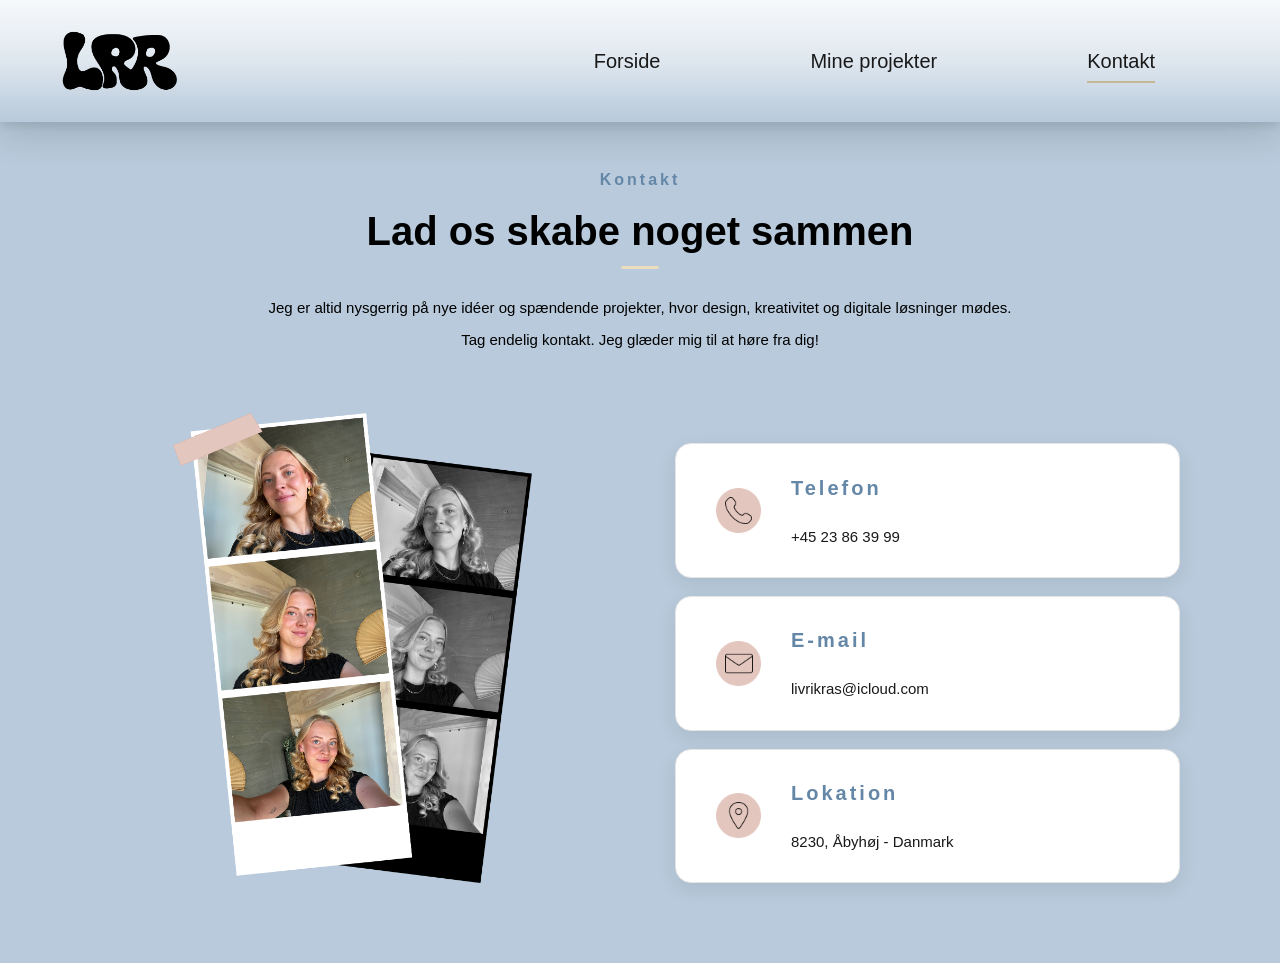
<file: kontakt.html>
<!DOCTYPE html>
<html lang="en">
<head>
    <meta charset="UTF-8">
    <meta name="viewport" content="width=device-width, initial-scale=1.0">
    <title>Kontakt - Liv Rasmussen</title>
    <link rel="stylesheet" href="css/style.css">
     <link rel="shortcut icon" href="img/favicon.ico" type="image/x-icon">
</head>
<body class="contact-body">
    <header class="navbar">
        <div class="logo">
            <a href="index.html"><img src="img/lrr-logo.png" alt="Logo"></a>
        </div>
        <ul class="navbar-links">
            <li><a href="index.html">Forside</a></li>
            <li><a href="projekter.html">Mine projekter</a></li>
            <li><a href="kontakt.html" class="active">Kontakt</a></li>
        </ul>
    </header>
     
    <section class="contact">
        <div class="contact-header">
            <h4>Kontakt</h4>
            <h2>Lad os skabe noget sammen</h2>
            <p>Jeg er altid nysgerrig på nye idéer og spændende projekter, hvor design, kreativitet og digitale løsninger mødes.</p>
            <p>Tag endelig kontakt. Jeg glæder mig til at høre fra dig!</p>
        </div>

        <div class="contact-section">

            <img src="img/mig-img-2.png" alt="fotoer af mig" class="contact-img">
            <!-- <img src="img/mig-img.png" alt="fotoer af mig" class="contact-img"> -->

            <div class="contact-cards">
                <img src="img/phone-icon.png" alt="telefon ikon" class="contact-icon">
                <h5>Telefon</h5>
                <a href="tel:+4523863999">+45 23 86 39 99</a>
            </div>

            <div class="contact-cards">
                <img src="img/mail-icon.png" alt="mail ikon" class="contact-icon">
                <h5>E-mail</h5>
                <a href="mailto:livrikras@icloud.com">livrikras@icloud.com</a>
            </div>

            <div class="contact-cards">
                <img src="img/location-icon.png" alt="lokation ikon" class="contact-icon">
                <h5>Lokation</h5>
                <p>8230, Åbyhøj - Danmark</p>
            </div>
        </div>
    </section>
    
</body>
</html>
</file>
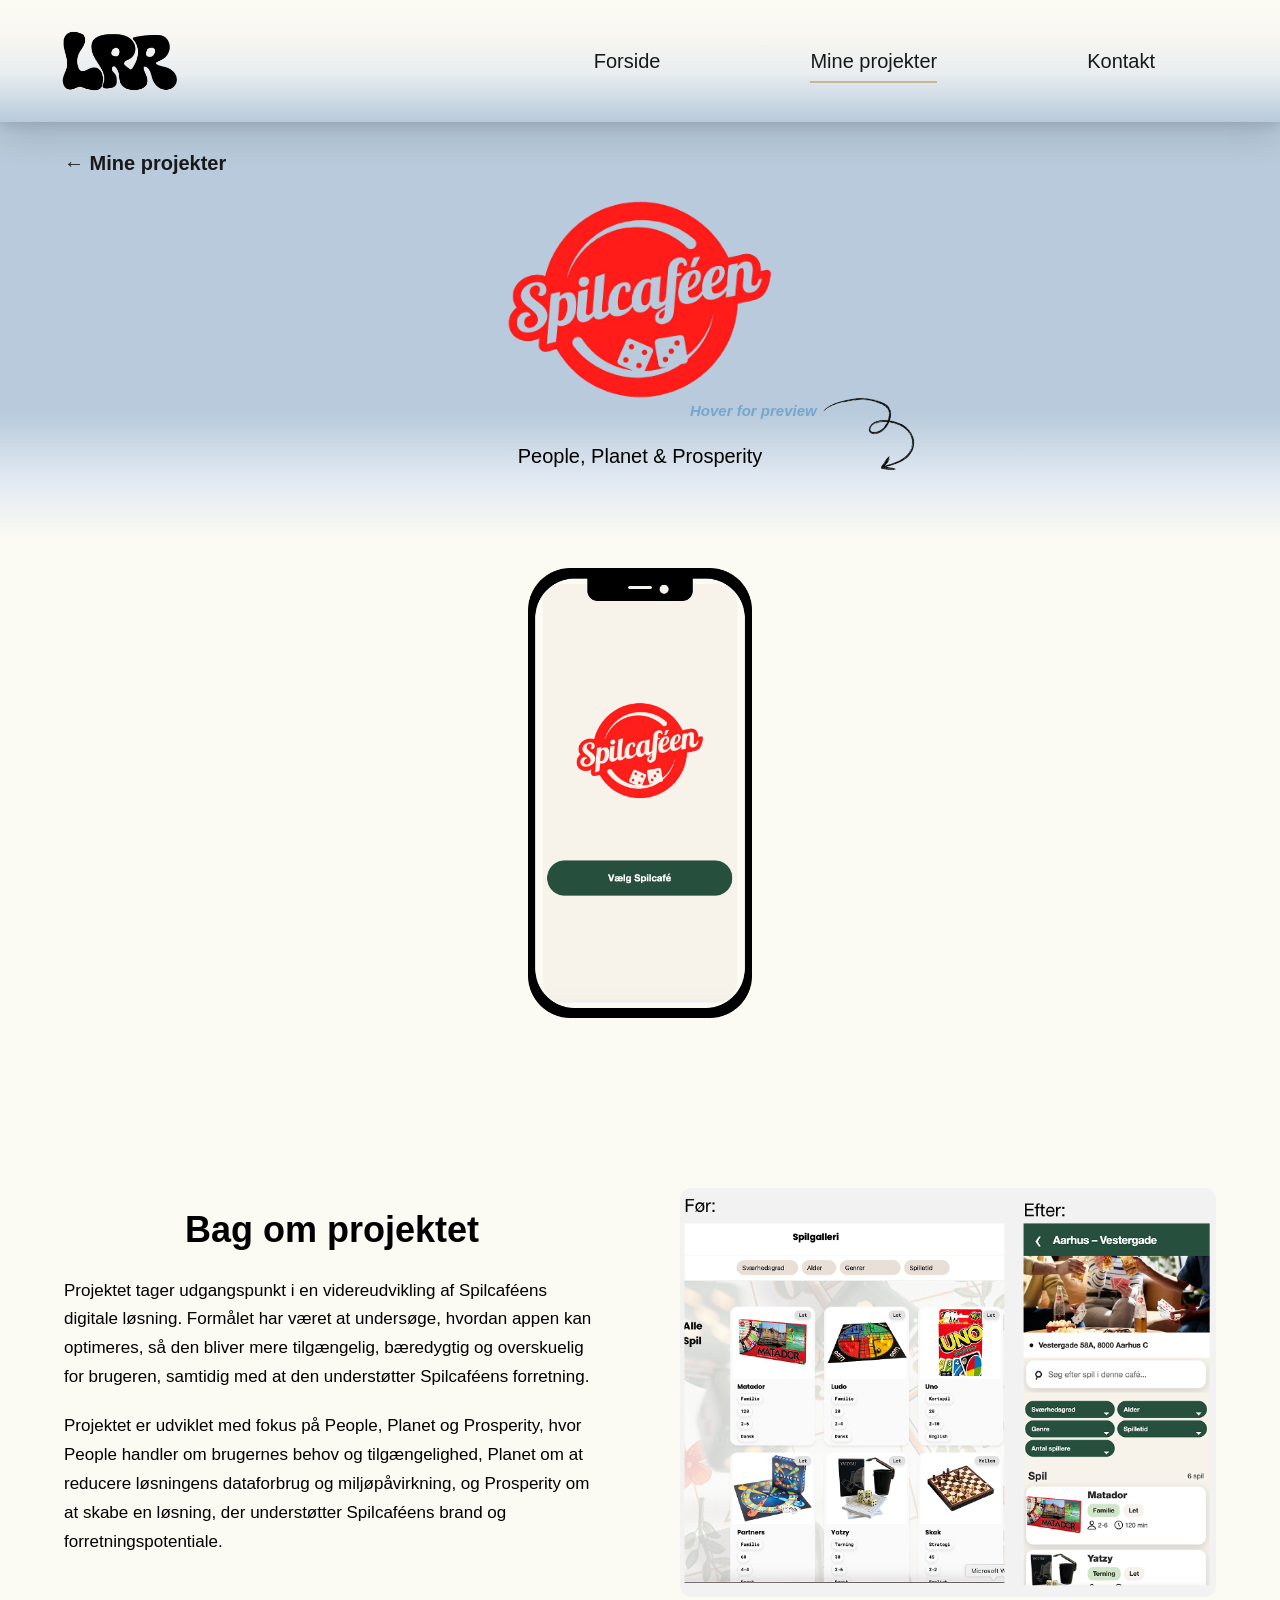
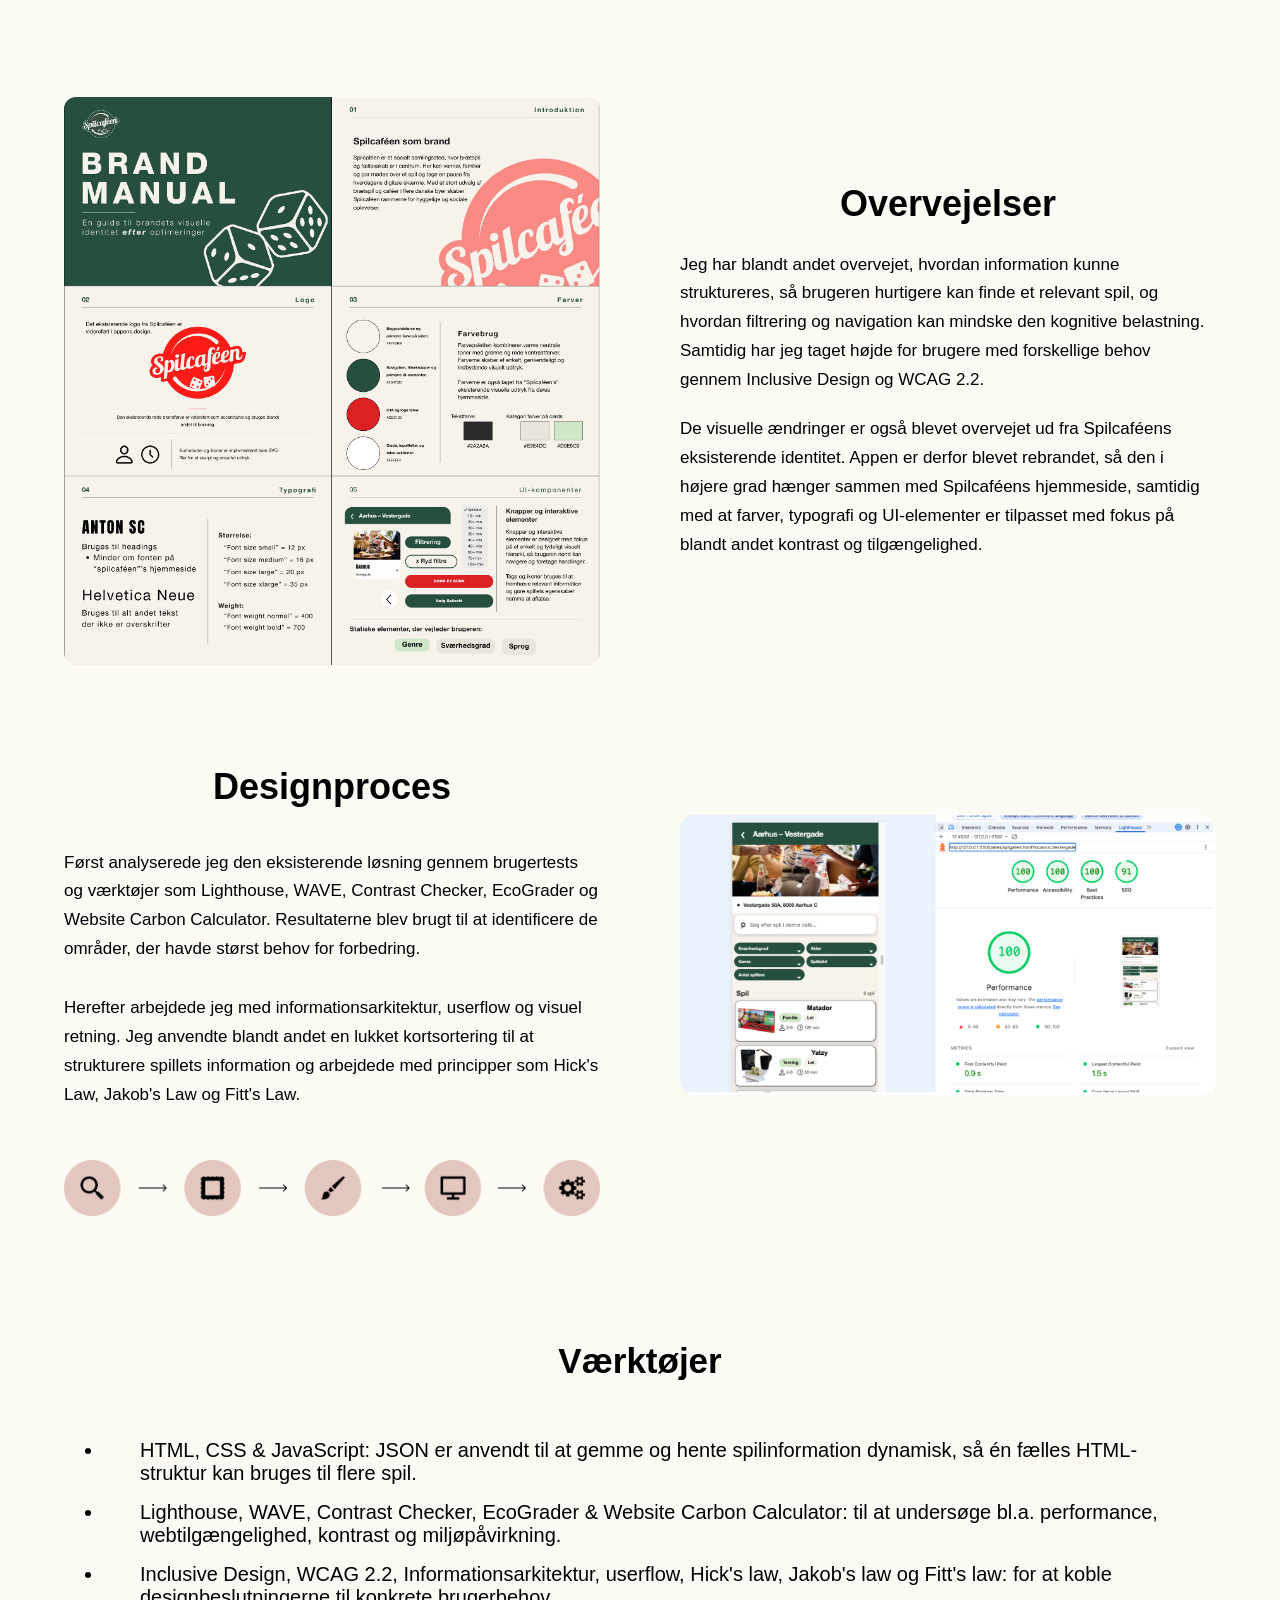
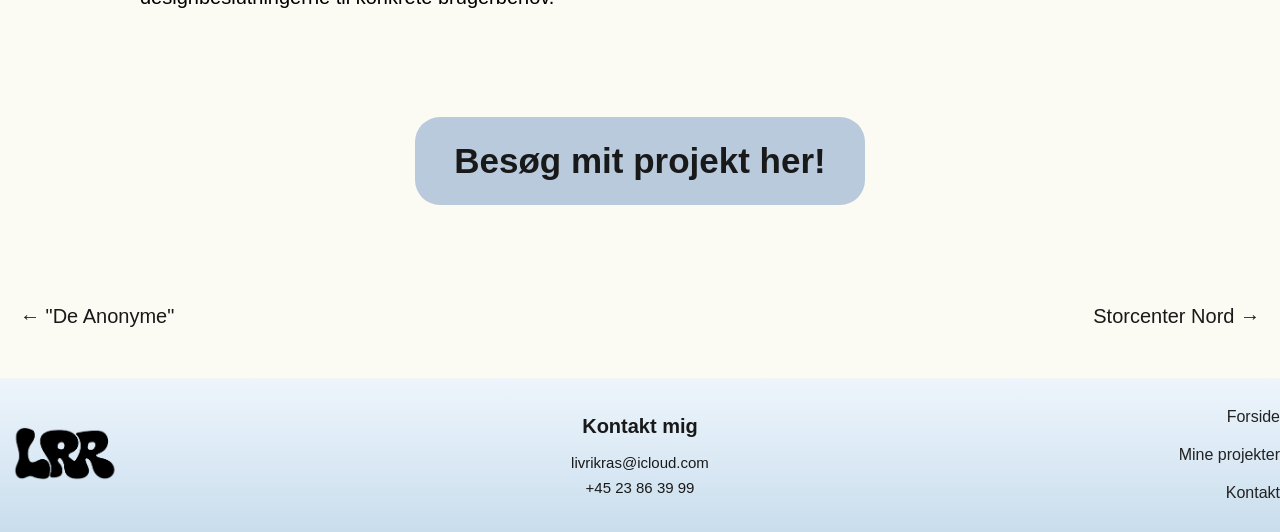
<file: projekt4.html>
<!doctype html>
<html lang="en">
  <head>
    <meta charset="UTF-8" />
    <meta name="viewport" content="width=device-width, initial-scale=1.0" />
    <title>Haze over Haarum - Liv Rasmussen</title>
    <link rel="stylesheet" href="css/projects.css" />
    <link rel="shortcut icon" href="img/favicon.ico" type="image/x-icon" />
  </head>
  <body>
    <header class="navbar">
      <div class="logo">
        <a href="index.html"><img src="img/lrr-logo.png" alt="Logo" /></a>
      </div>
      <ul class="navbar-links">
        <li><a href="index.html">Forside</a></li>
        <li><a href="projekter.html" class="active">Mine projekter</a></li>
        <li><a href="kontakt.html">Kontakt</a></li>
      </ul>
    </header>

    <section class="logo-section">
      <a href="projekter.html" class="back-btn">← Mine projekter</a>
      <img src="img/logo-spil.webp" alt="Spilcafé logo" class="spil-logo" />

      <p>People, Planet & Prosperity</p>
    </section>
    <div class="project-hint">
      <p>Hover for preview</p>

      <img src="img/arrow.png" alt="" class="project-arrow" />
    </div>

    <section class="product-spil">
      <div class="mobile">
        <img src="img/mobile.png" alt="Mobil" class="mobile-img" />
        <div class="spil-screen">
          <a href="projekt4.html">
            <video
              class="screen-video spil-video"
              muted
              playsinline
              preload="auto"
              poster="img/spilcafe-img.png"
            >
              <source src="video/spilcafe-video.mp4" type="video/mp4" />
            </video>
          </a>

          <img
            class="mobile-project-image"
            src="img/spilcafe-img.png"
            alt="billede af startsiden spilcafe app"
          />
        </div>
      </div>
    </section>

    <section class="haze-description">
      <div class="haze-1">
        <div class="haze-1-text">
          <h3>Bag om projektet</h3>
          <p>
            Projektet tager udgangspunkt i en videreudvikling af Spilcaféens
            digitale løsning. Formålet har været at undersøge, hvordan appen kan
            optimeres, så den bliver mere tilgængelig, bæredygtig og overskuelig
            for brugeren, samtidig med at den understøtter Spilcaféens
            forretning.
          </p>
          <p>
            Projektet er udviklet med fokus på People, Planet og Prosperity,
            hvor People handler om brugernes behov og tilgængelighed, Planet om
            at reducere løsningens dataforbrug og miljøpåvirkning, og Prosperity
            om at skabe en løsning, der understøtter Spilcaféens brand og
            forretningspotentiale.
          </p>
        </div>
        <img src="img/spil-2.png" alt="haze festival" class="haze-img1" />
      </div>

      <div class="haze-2">
        <img
          src="img/spil-1.png"
          alt="design visual for haze"
          class="haze-img2"
        />
        <div class="haze-2-text">
          <h3>Overvejelser</h3>

          <p>
            Jeg har blandt andet overvejet, hvordan information kunne
            struktureres, så brugeren hurtigere kan finde et relevant spil, og
            hvordan filtrering og navigation kan mindske den kognitive
            belastning. Samtidig har jeg taget højde for brugere med forskellige
            behov gennem Inclusive Design og WCAG 2.2.
          </p>
          <p>
            De visuelle ændringer er også blevet overvejet ud fra Spilcaféens
            eksisterende identitet. Appen er derfor blevet rebrandet, så den i
            højere grad hænger sammen med Spilcaféens hjemmeside, samtidig med
            at farver, typografi og UI-elementer er tilpasset med fokus på
            blandt andet kontrast og tilgængelighed.
          </p>
        </div>
      </div>

      <div class="haze-3">
        <h3>Designproces</h3>
        <img src="img/spil-3.png" alt="haze festival" class="haze-img3" />
        <p>
          Først analyserede jeg den eksisterende løsning gennem brugertests og
          værktøjer som Lighthouse, WAVE, Contrast Checker, EcoGrader og Website
          Carbon Calculator. Resultaterne blev brugt til at identificere de
          områder, der havde størst behov for forbedring.
        </p>
        <p>
          Herefter arbejdede jeg med informationsarkitektur, userflow og visuel
          retning. Jeg anvendte blandt andet en lukket kortsortering til at
          strukturere spillets information og arbejdede med principper som
          Hick's Law, Jakob's Law og Fitt's Law.
        </p>

        <div class="haze-designproces">
          <img
            src="img/designproces-haze.png"
            alt="designproces"
            class="haze-design"
          />
        </div>
      </div>

      <div class="haze-4">
        <h3>Værktøjer</h3>
        <p></p>

        <ul>
          <li>
            HTML, CSS & JavaScript: JSON er anvendt til at gemme og hente
            spilinformation dynamisk, så én fælles HTML-struktur kan bruges til
            flere spil.
          </li>
          <li>
            Lighthouse, WAVE, Contrast Checker, EcoGrader & Website Carbon
            Calculator: til at undersøge bl.a. performance, webtilgængelighed,
            kontrast og miljøpåvirkning.
          </li>
          <li>
            Inclusive Design, WCAG 2.2, Informationsarkitektur, userflow, Hick's
            law, Jakob's law og Fitt's law: for at koble designbeslutningerne
            til konkrete brugerbehov.
          </li>
        </ul>
      </div>

      <a
        href="http://spilcafe.livrasmussen.dk"
        target="_blank"
        class="link-haze"
        >Besøg mit projekt her!</a
      >
    </section>

    <div class="project-nav">
      <a href="projekt1.html" class="prev-btn">← "De Anonyme"</a>
      <a href="projekt3.html" class="next-btn">Storcenter Nord →</a>
    </div>

    <footer class="footer">
      <div class="footer-inner">
        <!-- VENSTRE: NAVIGATION -->
        <div class="footer-nav">
          <a href="index.html"
            ><img src="img/lrr-logo.png" alt="LRR logo" class="footer-logo"
          /></a>
        </div>

        <!-- MIDTEN: KONTAKT -->
        <div class="footer-contact">
          <h4>Kontakt mig</h4>
          <a href="mailto:livrikras@icloud.com">livrikras@icloud.com</a>
          <a href="tel:+4523863999">+45 23 86 39 99</a>
        </div>

        <!-- HØJRE: LOGO + SOCIALE MEDIER -->
        <div class="footer-right">
          <a href="index.html">Forside</a>
          <a href="projekter.html">Mine projekter</a>
          <a href="kontakt.html">Kontakt</a>
        </div>
      </div>
    </footer>

    <script src="js/script.js"></script>
  </body>
</html>
</file>
<file: css/style.css>
:root {
  --text-color: #191919;
  --xs-font-size: 15px;
  --s-font-size: 20px;
  --m-font-size: 40px;
  --xl-font-size: 95px;
  --hero-text-color: #eadcbd;
  --secondary-color: #B8CADB;
  --primary-color: #FBFAF3;
  --font-family: 'roboto', sans-serif;
  --p-font-weight: 200;
  --h-font-weight: 700;
}

@import url("https://fonts.google.com/share?selection.family=Roboto:ital,wght@0,100..900;1,100..900");

/* -----------------------------Header--------------------------- */
.navbar {
  position: fixed;
  top: 0;
  left: 50%;
  transform: translateX(-50%);
  width: 100%;
  max-width: 1450px;
  display: flex;
  justify-content: space-between;
  z-index: 100;
  padding: 18px 45px;


  background: linear-gradient(
    to bottom,
    rgba(255,255,255,.88),
    rgba(255,255,255,.55),
    rgba(255,255,255,0)
  );

  box-shadow:
  0 10px 35px rgba(0,0,0,0.15),
  0 4px 10px rgba(0,0,0,0.08);
    

}

.navbar-links {
  display: flex;
  align-items: center;
  gap: 150px;
  font-size: var(--s-font-size);
  margin-right: 80px;
  font-family: var(--font-family);
  font-weight: var(--p-font-weight);
  
}

.navbar-links li {
  list-style: none;
  display: flex;
}

.navbar-links li a {
  text-decoration: none;
  color: var(--text-color);
  position: relative;
}

.navbar-links li a:hover {
  cursor: pointer;
  
}

.logo img {
  width: 150px;
  height: auto;
  display: block;
}


.navbar-links a {
    position: relative;
    text-decoration: none;
    color: #000;
}

/* Streg under den aktive side */
.navbar-links a::after {
    content: "";
    position: absolute;
    left: 0;
    bottom: -10px;
    width: 0;
    height: 2px;
    background: #c7b895;
    transition: width 0.3s ease;
}

/* Hover */
.navbar-links a:hover::after {
    width: 100%;
}

/* Aktiv side */
.navbar-links a.active::after {
    width: 100%;
}
/* =========================
   MOBIL
========================= */

@media (max-width: 768px) {

    .navbar {
        
        width: 305px;
    }

    /* .logo img {
       width: 50px;
        height: 50px;
    } */

    .navbar img {
    
       width: 50px;
    height: 50px;
    display: block;
    object-fit: contain;
    }

    .navbar-links {
        gap: 25px;
        margin-right: 0;
        font-size: 14px;
    
      
    }

    .navbar-links a::after {
        bottom: -5px;
        height: 1.5px;
    }

}



/* -----------------------------Hero--------------------------- */
body{
  background-color: var(--primary-color);
}


.hero {
  padding-top: 100px;
}

.hero-text {
  position: relative;
  text-align: center;
  margin-top: 150px;
  font-size: var(--xl-font-size);
  font-family: var(--font-family);
  
}

.hero-fill,
.hero-stroke {
  position: absolute;
  inset: 0;
  margin: 0;
  width: 100%;
  
}

.hero-fill {
  z-index: 1;
  text-shadow: #191919 0px 0px 10px;
  color: var(--hero-text-color);
}

.hero-stroke {
  z-index: 3;
  color: transparent;
  -webkit-text-stroke: 1px var(--hero-text-color);
}

.hero-image {
  display: block;
  margin: 0 auto;
  position: relative;
  z-index: 2;
  height: auto;
  width: 500px;
  top: -150px;
  
}

.hero-bg {
  position: absolute;
  top: 0;
  left: 0;
  width: 100%;
  height: 890px;
  z-index: -1;
}

/* =========================
   HERO TEKST
========================= */

.hero-intro,
.hero-description {
    position: absolute;
    z-index: 4;
    font-family: var(--font-family);
    font-size: var(--s-font-size);
    font-style: italic;
    font-weight: var(--p-font-weight);
    color: var(--text-color);
}


/* Venstre tekst */

.hero-intro {
    top: 205px;
    left: 9%;
}


/* Højre tekst */

.hero-description {
    top: 440px;
    right: 5%;
    line-height: 1.8;
}

/* =========================
   HERO ANIMATION
========================= */

/* Beige tekst kommer først */
.hero-fill {
    opacity: 0;
    animation: fillIn 1s ease-out forwards;
}


/* Billedet kommer bagefter */
.hero-image {
    opacity: 0;
    animation: imageIn 1s ease-out 0.5s forwards;
}


/* Stroke kommer til sidst ovenpå billedet */
.hero-stroke {
    opacity: 0;
    animation: strokeIn 0.8s ease-out 1.4s forwards;
}


/* =========================
   KEYFRAMES
========================= */

@keyframes fillIn {
    from {
        opacity: 0;
        transform: translateY(60px);
    }

    to {
        opacity: 1;
        transform: translateY(0);
    }
}


@keyframes imageIn {
    from {
        opacity: 0;
        transform: translateY(80px);
    }

    to {
        opacity: 1;
        transform: translateY(0);
    }
}


@keyframes strokeIn {
    from {
        opacity: 0;
    }

    to {
        opacity: 1;
    }
}

/* =========================
   SORT TEKST ANIMATION
========================= */

.hero-intro,
.hero-description {
    opacity: 0;
    animation: textIn 0.8s ease-out forwards;
}

.hero-intro {
    animation-delay: 1.2s;
}

.hero-description {
    animation-delay: 1.6s;
}


@keyframes textIn {
    from {
        opacity: 0;
        transform: translateY(20px);
    }

    to {
        opacity: 1;
        transform: translateY(0);
    }
}



/* =========================
   MOBIL
========================= */
@media (max-width: 768px) {

    .hero-intro,
    .hero-description {
        display: none;
    }

    .hero {
        padding-top: 80px;
        min-height: 600px;
    }

    .hero-text {
        margin-top: 50px;
        font-size: 20px;
    }

    .hero-image {
        width: 280px;
        top: 20px;
       
    }

    .hero-bg {
        height: 600px;
    }

    .project-text h3 {
        top: 400px;
    }
}


/* -----------------------Projects Section------------------------- */

.all-projects-btn a {
  font-size: var(--s-font-size);
  text-decoration: none;
  color: var(--text-color);
  display: flex;
  justify-content: center;
  align-items: center;
  width: 100%;
  max-width: 250px;
  box-sizing: border-box;
  position: relative;
  padding: 24px 30px;
  border-radius: 25px;
  background-color: var(--secondary-color);
  margin: 100px auto;
  font-weight: var(--p-font-weight);
  font-family: var(--font-family);
  text-align: center;
}

.all-projects-btn a:hover {
  
  background-color: #6587a7;
  
}

.project-text h3{
  font-family: var(--font-family);
  font-size: var(--m-font-size);

}



.project-text {
  text-align: center;
}

h4 {
  color: #6587a7;
  font-family: var(--font-family);
  font-weight: var(--h-font-weight);
  letter-spacing: 3px;
  text-align: center;
}

.all-projects {
  margin-top: 0;
}



/* -----------------------Programs Section------------------------- */

.programs-section {
  background-color: #B8CADB;
  padding-top: 30px;
  padding-bottom: 1px;
}

.programs-section h2 {
  text-align: center;
  font-size: var(--m-font-size);
  margin-bottom: 60px;
  font-family: var(--font-family);
 
}

.programs ul {
  display: flex;
  gap: 50px;
  list-style: none;
  justify-content: center;
  align-items: center;
  font-family: var(--font-family);
  
}

.programs h3 {
  font-weight: var(--p-font-weight);
}

.programs li {
  display: flex;
  flex-direction: column;
  align-items: center;
  text-align: center;
  
}

.programs img {
  display: block;
  margin: 0 auto;
  width: 50px;
  height: 50px;
}

.program-logo {
  border-radius: 8px;
}

/* skills */
.skills {
    display: grid;
    grid-template-columns: repeat(2, 1fr);
    gap: 35px;
    background-color: var(--secondary-color);

    width: 100%;
    padding-bottom: 40px;
    padding-left: 20px;
    padding-right: 20px;
    padding-top: 5px;
    box-sizing: border-box;
}

.skills-card {
    background: #fff;

    border: 1px solid #e8e8e8;
    border-radius: 20px;

    
    padding-left: 65px;
    padding-top: 20px;
    padding-bottom: 10px;

    min-height: 300px;

    box-sizing: border-box;

    box-shadow: 0 4px 15px rgba(0, 0, 0, 0.04);
}

.skills-header {
    display: flex;
    align-items: center;

    gap: 35px;

    margin-bottom: 35px;
}

.skills-header h3{
  font-family: var(--font-family);
  font-weight: var(--h-font-weight);
  font-size: var(--s-font-size);
  color: var(--text-color);
}

.skills-icon {
   height: auto;
   width: 60px;

    display: flex;
    align-items: center;
    justify-content: center;
    
}

.skills-list {
    display: grid;
    grid-template-columns: 1fr 1fr;

    column-gap: 45px;
}

.skills-list ul {
    list-style: none;

    padding: 0;
    margin: 0;
}

.skills-list li {
    position: relative;

    padding-left: 38px;

    margin-bottom: 25px;

    font-size: var(--xs-font-size);
    font-family: var(--font-family);
    font-weight: var(--p-font-weight);
    line-height: 1.4;

    color: var(--text-color);
}

.skills-list li::before {
    content: "✓";

    position: absolute;

    left: 0;
    top: 1px;

    width: 25px;
    height: 25px;

    border: 2px solid #75a6ce;
    border-radius: 50%;

    color: #75a6ce;

    display: flex;
    align-items: center;
    justify-content: center;

    font-size: 15px;
    font-weight: 600;

    box-sizing: border-box;
}

/* Animation */
/* -----------------------
   PROGRAMS ANIMATION
------------------------- */

/* H4 starter usynlig */
.programs-section h4 {
    opacity: 0;
    transform: translateY(40px);
    transition: opacity 0.7s ease, transform 0.7s ease;
}


/* H2 starter usynlig */
.programs-section h2 {
    opacity: 0;
    transform: translateY(40px);
    transition: opacity 0.7s ease, transform 0.7s ease;
}


/* H4 kommer ind først */
.programs-section.programs-visible h4 {
    opacity: 1;
    transform: translateY(0);
}


/* H2 kommer ind bagefter */
.programs-section.programs-visible h2 {
    opacity: 1;
    transform: translateY(0);
    transition-delay: 0.2s;
}


/* Programmerne */
.programs-section .programs li {
    opacity: 0;
    transform: translateY(50px);
    transition: opacity 0.6s ease, transform 0.6s ease;
}


/* Programmerne bliver synlige */
.programs-section.programs-visible .programs li {
    opacity: 1;
    transform: translateY(0);
}


/* Ét program ad gangen */
.programs-section.programs-visible .programs li:nth-child(1) {
    transition-delay: 0.4s;
}

.programs-section.programs-visible .programs li:nth-child(2) {
    transition-delay: 0.5s;
}

.programs-section.programs-visible .programs li:nth-child(3) {
    transition-delay: 0.6s;
}

.programs-section.programs-visible .programs li:nth-child(4) {
    transition-delay: 0.7s;
}

.programs-section.programs-visible .programs li:nth-child(5) {
    transition-delay: 0.8s;
}

.programs-section.programs-visible .programs li:nth-child(6) {
    transition-delay: 0.9s;
}

.programs-section.programs-visible .programs li:nth-child(7) {
    transition-delay: 1s;
}

.programs-section.programs-visible .programs li:nth-child(8) {
    transition-delay: 1.1s;
}


/* =========================
   SKILLS CARDS
========================= */

.skills-card {
    opacity: 0;
    transition:
        opacity 0.8s ease,
        transform 0.8s ease;
}


/* Første kort kommer fra venstre */
.skills-card:first-child {
    transform: translateX(-70px);
}


/* Andet kort kommer fra højre */
.skills-card:last-child {
    transform: translateX(70px);
}


/* Når skills-sektionen bliver synlig */

.skills-visible .skills-card {
    opacity: 1;
    transform: translateX(0);
}


/* Lille forskydning mellem kortene */

.skills-visible .skills-card:first-child {
    transition-delay: 0.1s;
}

.skills-visible .skills-card:last-child {
    transition-delay: 0.3s;
}
/* =========================
   MOBIL
========================= */


@media (max-width: 768px) {

    /* PROGRAMS */

    .programs-section {
        padding-top: 20px;
        padding-bottom: 10px;
    }

    .programs-section h2 {
        font-size: var(--m-font-size);
        margin-bottom: 35px;
    }

    .programs ul {
        display: grid;
        grid-template-columns: repeat(2, 1fr);
        gap: 35px 20px;
        padding: 0 25px;
    }

    .programs li {
        width: 100%;
    }

    .programs img {
        width: 45px;
        height: 45px;
    }

    .programs h3 {
        font-size: var(--xs-font-size);
        margin-bottom: 5px;
    }


    /* SKILLS */

    .skills {
        grid-template-columns: 1fr;
        gap: 20px;
        padding: 5px 20px 30px;
    }

    .skills-card {
        width: 100%;
        min-height: auto;
       
    }

    .skills-header {
        gap: 18px;
        margin-bottom: 25px;
    }

    .skills-header h3 {
        font-size: var(--s-font-size);
    }

    .skills-icon {
        width: 45px;
    }

    .skills-list {
        grid-template-columns: 1fr;
        gap: 0;
    }

    .skills-list li {
        padding-left: 32px;
        margin-bottom: 18px;
        font-size: var(--xs-font-size);
        line-height: 1.4;
    }

    .skills-list li::before {
        width: 22px;
        height: 22px;
        font-size: 13px;
    }

}


/* ---------------------Footer----------------------- */
footer {
  background-color: var(--secondary-color);
 
}

/* ------------------projekter.html-------------------- */
.project-hint {
    position: absolute;
    top: 25px;
    right: 350px;
    display: flex;
    align-items: center;
    margin-top: 100px;
}

.project-arrow {
    width: 110px;
    transform: rotate(20deg);
   padding-top: 40px;
   margin-left: -40px;
}

.project-hint p {
    font-size: var(--xs-font-size);
    font-family: var(--font-family);
    font-weight: var(--h-font-weight);
    color: #75a6ce;
    font-style: italic;
    line-height: 1.25;
    width: 170px;
    margin: 0;
}

@media (max-width: 400px) {
    .project-hint,
    .project-hint-1,
    .project-hint-3 {
        display: none;
    }
}

/* ----------- */

.my-projects {
  position: relative;
  font-size: var(--m-font-size);
  text-align: center;
  margin-top: 200px;
  font-family: var(--font-family);
  font-weight: var(--h-font-weight);
}

.all-projects {
  
    display: grid;
  grid-template-columns: repeat(3, 1fr);
  gap: 35px;
  max-width: 1400px;
  margin: 0 auto;
  margin-top: 80px;
  box-sizing: border-box;
  margin-bottom: 100px;
}

.all-projects p {
  font-size: var(--xs-font-size);
  font-family: var(--font-family);
  font-weight: var(--p-font-weight);
  
}

.all-projects a{
  color: var(--text-color);
  text-decoration: none;
  font-weight: 800;
  font-family: var(--font-family);
}



/* ------------------ skærmene-------------------------- */
/* projekt 1 */
.ipad {
  position: relative;
  width: fit-content;
  height: 250px;
  margin: 0 auto;
}

.ipad-img {
  display: block;
  height: 250px;
  width: auto;
  position: relative;
  z-index: 2;
  pointer-events: none;
}

.screen-video-3 {
  position: absolute;
  top: 1px;
  left: 50%;
  transform: translateX(-50%);

  width: 550px;
  height: 250px;

  object-fit: cover;
  border-radius: 30px;
  z-index: 1;
}

/* projekt 2 */
.laptop {
  position: relative;
  width: fit-content;
  height: 250px;
  width: auto;
  margin: 0 auto;
}

.pc-img {
  display: block;
  height: 250px;
  width: auto;
  position: relative;
  z-index: 2;
  pointer-events: none;
}

.screen {
  position: absolute;
  top: 4%;
  left: 10%;
  width: 80%;
  height: 90%;
  z-index: 1;
}

.screen-video {
  width: 100%;
  height: 100%;
  object-fit: cover;
  border-radius: 10px;
  display: block;
}

/* projekt 3 */
.touch {
  position: relative;
  width: fit-content;
  height: 350px;
  margin: 0 auto;
}

.touch-img {
   display: block;
   padding-top: 40px;
  height: 350px;
  width: 350px;
  position: relative;
  z-index: 2;
  pointer-events: none;
}

.screen-video-2 {
   position: absolute;
   padding-top: 40px;
  top: 0px;
  left: 0px;

  width: 100%;
  height: 220px;

  object-fit: cover;
  border-radius: 18px;
  z-index: 1;
}

/* ----------------------- "cards"------------------- */
/* Selve boksene */
.ovartaci-project-1,
.haze-project-2,
.nord-project-3, .spil-project-4 {
  
   width: 450px;
  height: 620px;

  background: #fff;

  border: 1px solid #e5e5e5;
  border-radius: 20px;

  padding: 25px;
  box-sizing: border-box;

  display: flex;
  flex-direction: column;

  box-shadow: 0 8px 25px rgba(0, 0, 0, 0.08);

  transition: transform 0.3s ease,
              box-shadow 0.3s ease;
  

  
}

.mobile-project-image {
    display: none;
}

/* Hover på hele projektboksen */
.ovartaci-project-1:hover,
.haze-project-2:hover,
.nord-project-3:hover, .spil-project-4:hover {
  transform: translateY(-6px);

  box-shadow: 0 15px 35px rgba(0, 0, 0, 0.12);
}

.product-ovartaci,
.product-haze,
.product-nord, .product-spil {
  height: 350px;
 

  display: flex;
  justify-content: center;
  align-items: center;

  margin-bottom: 15px;

  flex-shrink: 0;
}

.ovartaci-project-1 > a:last-child,
.haze-project-2 > a:last-child,
.nord-project-3 > a:last-child, .spil-project-4 > a:last-child {
    margin-top: auto;
}

.mobile-project-image {
    width: 100%;
    height: 100%;
    object-fit: cover;
    display: none;
   
}



@media (max-width: 768px) {

    .all-projects {
        display: grid;
        grid-template-columns: 1fr;
        width: 100%;
        max-width: 100%;
        margin: 50px auto 100px;
        padding: 0 20px;
        justify-items: center;
        gap: 30px;
    }

    .ovartaci-project-1,
    .haze-project-2,
    .nord-project-3, .spil-project-4 {
        width: 320px;
        max-width: 100%;
        height: 550px;
        padding: 20px;
        margin: 0 auto;
    }

    .product-ovartaci,
    .product-haze,
    .product-nord, .product-spil {
        width: 100%;
        height: 280px;
        margin: 0 auto 15px;
        display: flex;
        justify-content: center;
        align-items: center;
    }

    /* iPad */
    .ipad {
        height: 200px;
        max-width: 100%;
    }

    .ipad-img {
        height: 200px;
        max-width: 100%;
    }

    .screen-video-3, .mobile-project-image {
        height: 200px;
        max-width: 100%;
    }

    .desktop-video {
    display: none;
}

.mobile-project-image {
    display: block;
}

    /* Laptop */
    .laptop {
        height: 200px;
        max-width: 100%;
    }

    .pc-img {
        height: 200px;
        max-width: 100%;
    }

    

    /* TOUCHSKÆRM */
    .touch {
        position: relative;
        height: 250px;
        width: fit-content;
        margin: 0 auto;
        transform: none;
    }

    .touch-img {
        height: 250px;
        width: auto;
        display: block;
    }

    .screen-video-2 {
        position: absolute;
    top: 10px;
    left: 0;
    width: 100%;
    height: 100%;
    object-fit: cover;
    border-radius: 18px;
    z-index: 1;
    }

    .project-text {
        padding-top: 20px;
    }

    .desktop-video {
    display: none;
}

.mobile-project-image {
    display: block;
    position: absolute;
    object-fit: cover;
}
}
@media (max-width: 768px) {

    /* Skjul alle videoer på mobil */
    .screen-video-3,
    .screen-video,
    .screen-video-2, .screen-video-4 {
        display: none;
    }

    /* Vis billeder på mobil */
    .mobile-project-image {
        display: block;
    }


    /* iPad */
    .ipad .mobile-project-image {
        position: absolute;
        top: 1px;
        left: 0;
        width: 100%;
        height: 200px;
        object-fit: cover;
        border-radius: 30px;
        z-index: 1;
    }


    /* Laptop */
    .laptop .mobile-project-image {
        display: block;
        width: 100%;
        height: 100%;
        object-fit: cover;
        border-radius: 10px;
    }


    /* Touchskærm */
    .touch .mobile-project-image {
        position: absolute;
        top: 30px;
        left: 0;
        width: 1000px;
        height: 100%;
        object-fit: cover;
        border-radius: 18px;
        z-index: 1;
    }

    /* SPILCAFÉ */

.spil-project-4 {
    width: 320px;
    max-width: 100%;
    height: 550px;
    padding: 20px;
}

.product-spil {
    width: 100%;
    height: 280px;
    margin: 0 auto 15px;

    display: flex;
    justify-content: center;
    align-items: center;
}

.mobile {
    height: 200px;
}

.mobile-img {
    height: 200px;
}

/* Skjul video på mobil */
.spil-screen-video {
    display: none;
}

/* Vis startbillede på mobil */
.mobile .mobile-project-image {
    display: block;
    position: absolute;
    top: 0;
    left: 0;

    width: 100%;
    height: 100%;

    object-fit: cover;
    border-radius: 20px;
    z-index: 1;
}

/* ------------------
   SPILCAFÉ - MOBIL
------------------ */

.spil-project-4 {
    width: 320px;
    max-width: 100%;
    height: 550px;
    padding: 20px;
}

.product-spil {
    width: 100%;
    height: 280px;
    margin: 0 auto 15px;

    display: flex;
    justify-content: center;
    align-items: center;
}

.mobile {
    height: 200px;
}

.mobile-img {
    height: 200px;
}

/* Skjul video på mobil */
.screen-video-4 {
    display: none;
}

/* Vis billede på mobil */
.mobile .mobile-project-image {
    display: block;

    position: absolute;
    top: 0;
    left: 0;

    width: 100%;
    height: 100%;

    object-fit: cover;
    border-radius: 20px;

    z-index: 1;
}
    
}

/* ------------------ projekt 4 - spilcafé ------------------ */

.mobile {
    position: relative;
    width: fit-content;
    height: 250px;
    margin: 0 auto;
}

.mobile-img {
    display: block;
    height: 250px;
    width: auto;
    position: relative;
    z-index: 2;
    pointer-events: none;
}

.mobile .screen {
    position: absolute;
    top: 3.5%;
    left: 6.5%;
    width: 87%;
    height: 93%;
    overflow: hidden;
    border-radius: 20px;
    z-index: 1;
}

.spil-screen-video {
    width: 100%;
    height: 100%;
    object-fit: cover;
    display: block;
    border-radius: 20px;
}

.mobile .mobile-project-image {
    display: none;
}

/* ------------------
   SPILCAFÉ PREVIEW
------------------ */

.mobile {
    position: relative;
    width: fit-content;
    height: 250px;
    margin: 0 auto;
}

.mobile-img {
    display: block;
    height: 250px;
    width: auto;

    position: relative;
    z-index: 2;

    pointer-events: none;
}

.mobile .screen {
    position: absolute;

    top: 3.5%;
    left: 6.5%;

    width: 87%;
    height: 93%;

    overflow: hidden;
    border-radius: 20px;

    z-index: 1;
}

.screen-video-4 {
    width: 100%;
    height: 100%;

    object-fit: cover;
    display: block;

    border-radius: 20px;
}

.mobile .mobile-project-image {
    display: none;
}

/* =========================================
   SPILCAFÉ - PROJEKT 4
========================================= */

.spil-project-4 {
    width: 450px;
    height: 620px;

    background: #fff;
    border: 1px solid #e5e5e5;
    border-radius: 20px;
    padding: 25px;
    box-sizing: border-box;

    display: flex;
    flex-direction: column;

    box-shadow: 0 8px 25px rgba(0, 0, 0, 0.08);

    transition: transform 0.3s ease,
                box-shadow 0.3s ease;
}

.spil-project-4:hover {
    transform: translateY(-6px);
    box-shadow: 0 15px 35px rgba(0, 0, 0, 0.12);
}


/* Området med telefonen */

.spil-project-4 .product-spil {
    height: 350px;

    display: flex;
    justify-content: center;
    align-items: center;

    margin-bottom: 15px;
    flex-shrink: 0;
}


/* Telefon */

.spil-project-4 .mobile {
    position: relative;
    width: fit-content;
    height: 250px;
    margin: 0 auto;
}


/* Telefonrammen */

.spil-project-4 .mobile-img {
    display: block;

    height: 250px;
    width: auto;

    position: relative;
    z-index: 2;

    pointer-events: none;
}


/* Skærmen inde i telefonen */

.spil-project-4 .screen {
    position: absolute;

    top: 3.5%;
    left: 6.5%;

    width: 87%;
    height: 93%;

    overflow: hidden;

    border-radius: 20px;

    z-index: 1;
}


/* Video */

.spil-project-4 .screen-video-4 {
    position: absolute;

    top: 0;
    left: 0;

    width: 100%;
    height: 100%;

    object-fit: cover;

    display: block;

    border-radius: 20px;

    z-index: 1;
}


/* Billede - skjult på desktop */

.spil-project-4 .mobile-project-image {
    display: none;
}


/* Linket i bunden */

.spil-project-4 > a:last-child {
    margin-top: auto;
}


/* =========================================
   MOBIL
========================================= */

@media (max-width: 768px) {

    .spil-project-4 {
        width: 320px;
        max-width: 100%;
        height: 550px;
        padding: 20px;
    }

    .spil-project-4 .product-spil {
        width: 100%;
        height: 280px;

        margin: 0 auto 15px;

        display: flex;
        justify-content: center;
        align-items: center;
    }


    /* Telefon */

    .spil-project-4 .mobile {
        height: 250px;
    }

    .spil-project-4 .mobile-img {
        height: 250px;
        width: auto;
    }


    /* Skærm */

    .spil-project-4 .screen {
        top: 3.5%;
        left: 6.5%;

        width: 87%;
        height: 93%;
    }


    /* Skjul video på mobil */

    .spil-project-4 .screen-video-4 {
        display: none;
    }


    /* Vis billede på mobil */

    .spil-project-4 .mobile-project-image {
        display: block;

        position: absolute;

        top: 0;
        left: 0;

        width: 100%;
        height: 100%;

        object-fit: cover;

        border-radius: 20px;

        z-index: 1;
    }
}

/* --------------------------Kontakt---------------------------- */

.contact-body {
  margin-top: 150px;
}

.contact-img {
    width: auto;
    height: 420px;
    object-fit: cover;
    margin-top: -30px;
}

.contact-body {
  background-color: var(--secondary-color);
}

.contact-header h2{
  font-family: var(--font-family);
  font-weight: var(--h-font-weight);
  font-size: var(--m-font-size);
  text-align: center;
  margin-bottom: 30px;
  margin-top: 40px;
}

.contact-header p {
  font-family: var(--font-family);
  font-weight: var(--p-font-weight);
  font-size: var(--xs-font-size);
  text-align: center;
  
}

.contact-header h2:after{
    content: "";
    display: block;
    width: 38px;
    height: 3px;
    background-color: var(--hero-text-color);
    margin: 12px auto 0;
    border-radius: 2px;
}

.contact-header h4 {
  margin-bottom: -20px;
}

.contact-section {
    display: grid;
    grid-template-columns: 1fr 1fr;
    grid-template-rows: auto auto auto;

    gap: 18px 70px;

    width: 100%;
    max-width: 1200px;
    margin: 0 auto;
    padding: 80px 60px;

    box-sizing: border-box;
}


/* BILLEDE */
.contact-img {
    width: auto;
    height: 470px;
    object-fit: contain;

    grid-column: 1;
    grid-row: 1 / 4;

    justify-self: center;
}


/* CARDS */
.contact-cards {
    display: grid;
    grid-template-columns: 65px 1fr;
    grid-template-rows: auto auto;

    align-items: center;

    width: 100%;
    min-height: 105px;

    padding: 20px 30px;

    background-color: #ffffff;
    border: 1px solid #e5e5e5;
    border-radius: 16px;

    box-sizing: border-box;

    box-shadow: 0 6px 20px rgba(0, 0, 0, 0.08);
}

.contact-cards a {
  font-family: var(--font-family);
  color: var(--text-color);
  text-decoration: none;
  font-weight: var(--p-font-weight);
  font-size: var(--xs-font-size);

  padding-left: 20px;
}

/* Første card */
.contact-cards:nth-of-type(2) {
    grid-column: 2;
    grid-row: 2;
}


/* Andet card */
.contact-cards:nth-of-type(3) {
    grid-column: 2;
    grid-row: 3;
}


/* Tredje card */
.contact-cards:nth-of-type(4) {
    grid-column: 2;
    grid-row: 1;
}


/* IKON */
.contact-icon {
    grid-column: 1;
    grid-row: 1 / 3;

    width: 70px;
    height: 70px;
    object-fit: contain;
    

    padding: 10px;
    box-sizing: border-box;
}


/* OVERSKRIFT */
.contact-cards h5 {
    grid-column: 2;
    grid-row: 1;

    margin: 0 0 3px;

    font-family: var(--font-family);
    font-weight: var(--h-font-weight);
    font-size: var(--s-font-size);

    padding-left: 20px;

    color: #6587a7;
    letter-spacing: 3px;
}


/* TEKST */
.contact-cards p {
    grid-column: 2;
    grid-row: 2;

    margin: 0;

    font-family: var(--font-family);
    font-weight: var(--p-font-weight);
    font-size: var(--xs-font-size);

    color: var(--text-color);

    padding-left: 20px;
}

/* =========================
   MOBIL
========================= */

@media (max-width: 468px) {

    .contact-body {
        margin-top: 100px;
    }

    .contact-header h2 {
        font-size: var(--m-font-size);
        margin-top: 25px;
        margin-bottom: 20px;
    }

    .contact-header p {
        padding: 0 25px;
        line-height: 1.5;
    }

    

   .contact-section {
    display: grid;
    grid-template-columns: 1fr 1fr;
    grid-template-rows: auto auto auto;

    gap: 18px 70px;

    width: 100%;
    max-width: 1200px;

    margin: 0 auto;
    padding: 80px 40px;

    box-sizing: border-box;
}

.contact-img {
    justify-self: center;
}



    /* BILLEDE */

    .contact-img {
        grid-column: 1;
        grid-row: auto;

        width: 100%;
        max-width: 320px;
        height: auto;

        justify-self: center;
        margin-top: 0;
    }


    /* CARDS */

    .contact-cards {
        grid-column: 1 !important;
        grid-row: auto !important;

        grid-template-columns: 55px 1fr;

        width: 100%;
        min-height: 95px;

        padding: 18px 20px;
        border-radius: 14px;
    }


    /* IKON */

    .contact-icon {
        width: 55px;
        height: 55px;
        padding: 6px;
    }


    /* OVERSKRIFT */

    .contact-cards h5 {
        font-size: var(--s-font-size);
        padding-left: 12px;
        letter-spacing: 2px;
    }


    /* TEKST */

    .contact-cards p,
    .contact-cards a {
        font-size: var(--xs-font-size);
        padding-left: 12px;
        line-height: 1.4;
    }

}

/* =========================
   TABLET
========================= */

@media (max-width: 1024px) {

    .contact-body {
        margin-top: 120px;
    }

    .contact-header h2 {
        font-size: var(--m-font-size);
        margin-top: 30px;
        margin-bottom: 25px;
    }

    .contact-header p {
        padding: 0 30px;
    }

    .contact-section {
        grid-template-columns: 0.8fr 1.2fr;
        gap: 20px 40px;

        padding: 60px 35px;
    }

    .contact-img {
        height: 400px;
        max-width: 100%;
    }

    .contact-cards {
        min-height: 100px;
        padding: 18px 20px;
        grid-template-columns: 55px 1fr;
    }

    .contact-icon {
        width: 60px;
        height: 60px;
        padding: 8px;
    }

    .contact-cards h5 {
        font-size: var(--s-font-size);
        padding-left: 15px;
        letter-spacing: 2px;
    }

    .contact-cards p,
    .contact-cards a {
        font-size: var(--xs-font-size);
        padding-left: 15px;
    }

}

/* =========================
   CONTACT ANIMATION
========================= */

/* Overskrift */
.contact-header {
    animation: contactHeader 0.8s ease forwards;
}

/* Billede */
.contact-img {
    opacity: 0;
    animation: contactImage 0.9s ease 0.2s forwards;
}

/* Kontaktkort */
.contact-cards {
    opacity: 0;
    animation: contactCards 0.7s ease forwards;
}

/* Første kort */
.contact-cards:nth-of-type(2) {
    animation-delay: 0.3s;
}

/* Andet kort */
.contact-cards:nth-of-type(3) {
    animation-delay: 0.45s;
}

/* Tredje kort */
.contact-cards:nth-of-type(4) {
    animation-delay: 0.6s;
}


/* =========================
   KEYFRAMES
========================= */

@keyframes contactHeader {
    from {
        opacity: 0;
        transform: translateY(35px);
    }

    to {
        opacity: 1;
        transform: translateY(0);
    }
}


@keyframes contactImage {
    from {
        opacity: 0;
        transform: translateX(-50px);
    }

    to {
        opacity: 1;
        transform: translateX(0);
    }
}


@keyframes contactCards {
    from {
        opacity: 0;
        transform: translateX(50px);
    }

    to {
        opacity: 1;
        transform: translateX(0);
    }
}


/* =========================
   MOBIL
========================= */

@media (max-width: 468px) {

    .contact-img {
        animation-name: contactImageMobile;
    }

    .contact-cards {
        animation-name: contactCardsMobile;
    }
}


@keyframes contactImageMobile {
    from {
        opacity: 0;
        transform: translateY(35px);
    }

    to {
        opacity: 1;
        transform: translateY(0);
    }
}


@keyframes contactCardsMobile {
    from {
        opacity: 0;
        transform: translateY(30px);
    }

    to {
        opacity: 1;
        transform: translateY(0);
    }
}

/* --------------------om mig----------------------- */

.about-me {
      padding-top: 30px;
      
}

.layers-image img {
    width: 100%;
    max-width: 450px;

    transition:
        opacity 0.25s ease,
        transform 0.25s ease;
}

.layers-image img.change {
    opacity: 0;
    transform: scale(0.97);
}


.back-button {
    display: none;

    margin-top: 30px;
    padding: 10px 0;

    background: none;
    border: none;

    color: #6689a8;

    font-family: var(--font-family);
    font-size: 16px;
    font-weight: 500;

    cursor: pointer;

    width: fit-content;

    transition: 0.3s ease;
}

.back-button:hover {
    transform: translateX(-5px);
}

/* ========================================
   LAGENE AF MIG
======================================== */

.about-layers {
    width: 100%;
    max-width: 1500px;

    margin: -30px auto 0;
    padding: 30px 70px 40px;
    

    display: grid;
    grid-template-columns: 0.8fr 1fr 1.35fr;
    align-items: center;
    gap: 70px;

    background-color: var(--primary-color);

    box-sizing: border-box;
}


/* ========================================
   VENSTRE SIDE
======================================== */

.layers-menu {
    display: flex;
    flex-direction: column;
    justify-content: center;
    padding-left: 30px;
  
}


/* Lille blå tekst */

.small-title {
    margin: 0 0 15px;

    color: #6687a5;

    font-size: 16px;
    font-weight: 600;
    font-family: var(--font-family);

    letter-spacing: 3px;
}


/* Overskrift */

.layers-menu h2 {
    margin: 0 0 20px;

    font-family: var(--font-family);
    font-size: 58px;
    line-height: 0.95;
    font-weight: 600;

    color: #111;
}


/* Intro tekst */

.intro-text {
    max-width: 270px;

    margin: 0 0 35px;

    font-size: var(--s-font-size);
    font-family: var(--font-family);
    font-weight: var(--p-font-weight);
    line-height: 1.6;

    color: var(--text-color);
}


/* ========================================
   LAG-KNAPPER
======================================== */

.about-layers {
    width: 100%;
    max-width: 1500px;

    margin: -30px auto 0;
    padding: 30px 90px 90px;

    display: grid;
    grid-template-columns: 0.8fr 1fr 1.35fr;
    align-items: center;
    gap: 70px;

    background-color: var(--primary-color);

    box-sizing: border-box;
}

.layer-buttons {
    display: flex;
    flex-direction: column;
    gap: 8px;

    width: 100%;
    max-width: 330px;
}


/* Selve knappen */

.layer-btn {
    width: 100%;

    display: flex;
    align-items: center;

    gap: 15px;

    padding: 11px 18px;

    border: none;
    border-radius: 40px;

    background: transparent;

    cursor: pointer;

    text-align: left;

    transition:
        background-color 0.3s ease,
        transform 0.3s ease;
}


/* Ikon */

.layer-btn img {
    width: 46px;
    height: 46px;

    object-fit: contain;

    flex-shrink: 0;
}


/* Nummer + tekst */

.layer-btn div {
    display: flex;
    flex-direction: column;
    gap: 2px;
}


/* Nummer */

.layer-btn span {
    font-size: 14px;
    color: #6687a5;

    font-weight: 500;
    font-family: var(--font-family);
}


/* Titel */

.layer-btn strong {
    font-size: var(--xs-font-size);
    font-weight: var(--h-font-weight);
    font-family: var(--font-family);

    color: #243c52;
}


/* Hover */

.layer-btn:hover {
    transform: translateX(5px);
}

/* Aktiv tekst */

.layer-btn.active span,
.layer-btn.active strong {
    color: var(--text-color);
}

/* 01 - Mig som person */
.layer-btn:nth-child(1).active {
    background-color: #EFD2D0;
}


/* 02 - Mig som designer */
.layer-btn:nth-child(2).active {
    background-color: #A7BCCF;
}


/* 03 - Mig i udvikling */
.layer-btn:nth-child(3).active {
    background-color: #E3C991;
}


/* ========================================
   BILLEDE / MIDTERSTE DEL
======================================== */

.layers-image {
    position: relative;

    display: flex;
    justify-content: center;
    align-items: center;
}


/* Polaroid */

.layers-image img {
    position: relative;
    z-index: 2;

    width: 100%;
    max-width: 430px;

    padding: 15px 15px 80px;

    

    transform: rotate(-4deg);

    transition:
        opacity 0.3s ease,
        transform 0.3s ease;
}


/* Når billedet skifter */

.layers-image img.change {
    opacity: 0;
    transform: rotate(-4deg) scale(0.96);
}




/* ========================================
   HØJRE SIDE
======================================== */

.layers-content {
    display: flex;
    flex-direction: column;
    justify-content: center;

    max-width: 600px;

    transition: opacity 0.3s ease;
    padding-right: 30px;
    
}


/* Nummer */

.layer-number {
    margin: 0 0 8px;

    font-size: 25px;
    font-weight: 500;
    font-family: var(--font-family);

    color: #a96b69;

    letter-spacing: 2px;
}


/* Overskrift */

.layers-content h2 {
    margin: 0;

    font-family: var(--font-family);
    font-weight: var(--h-font-weight);
    font-size: var(--m-font-size);
    line-height: 1.05;
    

    color: var(--text-color);
}


/* Lille streg */

.blue-line {
    width: 75px;
    height: 3px;

    margin: 25px 0 35px;

    background-color: var(--secondary-color);
}


/* Brødtekst */

#layer-text {
    max-width: 550px;

    margin: 0 0 45px;

    font-size: var(--s-font-size);
    font-family: var(--font-family);
    font-weight: var(--p-font-weight);
    line-height: 1.7;

    color: #252525;
}


.contact-btn a{
  font-size: var(--s-font-size);
  text-decoration: none;
  color: var(--text-color);
  display: flex;
  justify-content: center;
  align-items: center;
  
  max-width: 250px;
  box-sizing: border-box;
  position: relative;
  padding: 24px 30px;
  border-radius: 25px;
  background-color: var(--secondary-color);
  margin: 100px auto;
  font-weight: var(--p-font-weight);
  font-family: var(--font-family);
  text-align: center;
}



.contact-btn a:hover {
  
  background-color: #6587a7;
  
}


/* ========================================
   TILBAGE-KNAP
======================================== */

.back-button {
    display: none;

    width: fit-content;

    margin-top: 10px;

    padding: 10px 0;

    border: none;
    background: none;

    color: #6687a5;

    font-family: var(--font-family);
    font-size: 16px;
    font-weight: 500;

    cursor: pointer;

    transition:
        transform 0.3s ease,
        color 0.3s ease;
}


.back-button:hover {
    transform: translateX(-5px);

    color: #4f708e;
}


/* ========================================
   STARTSTATE
======================================== */

.about-layers.start-state .layer-number {
    color: #6687a5;
}

.about-layers.start-state .blue-line {
    background-color: #6687a5;
}


/* ========================================
   DE TRE FORSKELLIGE LAG
======================================== */

/* 01 – Personlighed */

.about-layers.person-state .layer-btn.active {
    background-color: #efd2d0;
}

.about-layers.person-state .layer-number,
.about-layers.person-state .blue-line {
    background-color: #a96b69;
}

.about-layers.person-state .layer-number {
    color: #a96b69;
}


/* 02 – Designer */

.about-layers.designer-state .layer-btn.active {
    background-color: #d8e3ed;
}

.about-layers.designer-state .layer-number {
    color: #6687a5;
}

.about-layers.designer-state .blue-line {
    background-color: #6687a5;
}


/* 03 – Udvikling */

.about-layers.udvikling-state .layer-btn.active {
    background-color: #dce5dc;
}

.about-layers.udvikling-state .layer-number {
    color: #718c73;
}

.about-layers.udvikling-state .blue-line {
    background-color: #718c73;
}


/* ========================================
   RESPONSIVE
======================================== */

@media (max-width:400px) {

    .about-layers {
        grid-template-columns: 0.8fr 0.9fr 1.2fr;

        gap: 35px;

        padding: 60px 40px;
    }

    .layers-menu h2 {
        font-size: 48px;
    }

    .layers-content h2 {
        font-size: 42px;
    }

    .layers-image img {
        max-width: 350px;
    }

}


@media (max-width: 800px) {

    .about-layers {
        grid-template-columns: 1fr;

        gap: 45px;

        padding: 60px 30px;
    }


    /* Venstre */

    .layers-menu {
        align-items: center;

        text-align: center;
    }


    .intro-text {
        max-width: 400px;
    }


    .layer-buttons {
        max-width: 400px;
    }


    /* Billede */

    .layers-image {
        order: 2;
    }


    .layers-image img {
        max-width: 350px;
    }


    /* Tekst */

    .layers-content {
        order: 3;

        max-width: 600px;

        margin: 0 auto;

        text-align: center;
    }


    .blue-line {
        margin: 20px auto 30px;
    }


    #layer-text {
        margin-left: auto;
        margin-right: auto;
    }


    .back-button {
        margin-left: auto;
        margin-right: auto;
    }

}


@media (max-width: 400px) {

    .about-layers {
        padding: 45px 20px;
    }


    .layers-menu h2 {
        font-size: 42px;
    }


    .layers-content h2 {
        font-size: 36px;
    }


    .layers-image img {
        max-width: 290px;
    }


    .layer-btn {
        padding: 9px 15px;
    }


    .layer-btn img {
        width: 40px;
        height: 40px;
    }

}



/* ---------------------footer---------------------- */
footer {
    background: linear-gradient(
        to bottom,
        #eef5fb 0%,
        #dceaf5 50%,
        #c9ddec 100%
    );
}

.footer-logo {
  height: auto;
  width: 100px;
}

/* ========================================
   FOOTER
======================================== */

.footer {
    width: 100%;

    background-color: #dce8f2;

   padding-top: 30px;
   padding-bottom: 30px;

    box-sizing: border-box;
}


/* Hovedindhold */

.footer-inner {
    max-width: 1400px;

    margin: 0 auto;

    display: grid;

    grid-template-columns: 1fr 1fr 1fr;

    align-items: center;

    gap: 50px;
}


/* ========================================
   VENSTRE - NAVIGATION
======================================== */
/* Logo */

.footer-logo {
    width: 130px;

    height: auto;
}


.footer-nav {
    display: flex;
    flex-direction: column;

    gap: 12px;
}




/* ========================================
   MIDTEN - KONTAKT
======================================== */

.footer-contact {
    display: flex;
    flex-direction: column;

    align-items: center;

    text-align: center;

    gap: 8px;
}

.footer-contact h4 {
    margin: 0 0 8px;

    font-size: 20px;
    font-family: var(--font-family);

    color: var(--text-color);
}

.footer-contact a {
    color: var(--text-color);

    text-decoration: none;

    transition: color 0.3s ease;
    font-family: var(--font-family);
    font-size: var(--xs-font-size);
    font-weight: var(--p-font-weight);
}

.footer-contact a:hover {
    color: #6689a8;
}


/* ========================================
   HØJRE - LOGO + SOCIALE MEDIER
======================================== */

.footer-right {
    display: flex;

    flex-direction: column;

    align-items: flex-end;

    gap: 20px;
}

.footer-right a{
  
    color: #222;

    text-decoration: none;

    font-family: var(--font-family);

    font-size: 16px;

    transition: color 0.3s ease;
}

.footer-right a:hover {
    color: #6689a8;
}



/* ========================================
   RESPONSIVE
======================================== */

@media (max-width: 800px) {

    .footer {
        padding: 45px 30px 20px;
    }

    .footer-inner {
        grid-template-columns: 1fr;

        text-align: center;
    }

    .footer-nav {
        align-items: center;
    }

    .footer-right {
        align-items: center;
    }

}

* {
    box-sizing: border-box;
}

html,
body {
    width: 100%;
    max-width: 100%;
    margin: 0;
    padding: 0;
    overflow-x: hidden;
}

img,
video {
    max-width: 100%;
    height: auto;
}
</file>
<file: css/projects.css>
:root {
  --text-color: #191919;
  --xs-font-size: 15px;
  --s-font-size: 20px;
  --m-font-size: 35px;
  --xl-font-size: 95px;
  --hero-text-color: #eadcbd;
  --secondary-color: #b8cadb;
  --primary-color: #fbfaf3;
  --font-family: 'roboto', sans-serif;
  --p-font-weight: 200;
  --h-font-weight: 700;
}

    @import url("https://fonts.google.com/share?selection.family=Roboto:ital,wght@0,100..900;1,100..900");

/* -----------------------------Header--------------------------- */
.navbar {
  position: relative;
  top: 0;
  left: 50%;
  transform: translateX(-50%);
  width: 100%;
  max-width: 1450px;
  display: flex;
  justify-content: space-between;
  z-index: 100;
  padding: 18px 45px;

  background: linear-gradient(
    to bottom,
    #fbfaf3 0%,
    #f8f7f1 30%,
    #e8edf0 60%,
    #b8cadb 100%
  );

  box-shadow:
    0 10px 35px rgba(0, 0, 0, 0.15),
    0 4px 10px rgba(0, 0, 0, 0.08);
}

.navbar-links {
  display: flex;
  align-items: center;
  gap: 150px;
  font-size: var(--s-font-size);
  margin-right: 80px;
  font-family: var(--font-family);
}

.navbar-links li {
  list-style: none;
  display: flex;
}

.navbar-links li a {
  text-decoration: none;
  color: var(--text-color);
  position: relative;
}

.navbar-links li a:hover {
  cursor: pointer;
  text-decoration: underline;
}

.logo img {
  width: 150px;
  height: auto;
  display: block;
}

.navbar-links a {
    position: relative;
    text-decoration: none;
    color: #000;
}

/* Streg under den aktive side */
.navbar-links a.active::after {
    content: "";
    position: absolute;
    left: 0;
    bottom: -10px;
    width: 100%;
    height: 2px;
    background: #c7b895;
}

/* =========================
   MOBIL
========================= */

@media (max-width: 768px) {

    .navbar {
        padding: 15px 20px;
    }

    .logo img {
        width: 105px;
    }

    .navbar-links {
        gap: 25px;
        margin-right: 0;
        font-size: 14px;
    }

    .navbar-links a::after {
        bottom: -5px;
        height: 1.5px;
    }

}

/* =========================
   TABLET
========================= */

@media (max-width: 1024px) {

    .navbar {
        padding: 16px 30px;
    }

    .logo img {
        width: 125px;
    }

    .navbar-links {
        gap: 60px;
        margin-right: 30px;
        font-size: 16px;
    }

    .navbar-links a::after {
        bottom: -7px;
    }
}


/* -------------------Individuelle Projekter------------------------- */
/* -------------------Projekt 1-------------------------- */
.ovartaci-description p {
  font-size: var(--s-font-size);
  font-family: var(--font-family);
  font-weight: var(--p-font-weight);
}

.ovartaci-description h3 {
  font-size: var(--m-font-size);
  font-family: var(--font-family);
  font-weight: var(--h-font-weight);
}

.ovartaci-logo {
  width: 400px;
  height: auto;
  display: block;
  margin-bottom: 20px;
}

/* .ipad {
  position: relative;
  width: fit-content;
  height: 450px;
  margin: 0 auto;
}

.ipad-img {
  display: block;
  height: 400px;
  width: auto;
  position: relative;
  z-index: 2;
  pointer-events: none;
}

.screen-video-3 {
  position: absolute;
  top: 1%;
  left: 50%;
  transform: translateX(-50%);

  width: 92%;
  height: 95%;

  object-fit: cover;
  border-radius: 30px;
  z-index: 1;
} */

.ipad {
  position: relative;
  width: max-content;
  height: 450px;
  margin: 0 auto;
}

.ipad-img {
  display: block;
  height: 400px;
  width: auto;
  position: relative;
  z-index: 2;
  pointer-events: none;
  
}

.screen-video-3 {
  position: absolute;
  top: 1%;
  
  /* transform: translateX(50%);  */

  width: 550px;
  height: 380px;

  object-fit: cover;
  border-radius: 30px;
  z-index: 1;
}
/* ovartaci 1 */
.ovartaci-1 {
  width: 90%;
  max-width: 1200px;
  margin: 80px auto;

  display: grid;
  grid-template-columns: 1fr 1fr;
  align-items: center;
  gap: 80px;
}

/* TEKST */
.ovartaci-1-text {
  max-width: 550px;
}

.ovartaci-1 h3 {
  margin: 0 0 25px;
  font-size: var(--m-font-size);
  line-height: 1.2;
  text-align: center;
}

.ovartaci-1 p {
  margin: 0 0 20px;
  font-size: var(--s-font-size);
  line-height: 1.7;
}

/* BILLEDE */
.ovartaci-1-img {
  width: 100%;
  max-width: 550px;
  height: auto;
  display: block;

  border-radius: 12px;
}

/* ovartaci 2 */
.ovartaci-2 {
  width: 90%;
  max-width: 1200px;
  margin: 100px auto;

  display: grid;
  grid-template-columns: 1fr 1fr;
  align-items: center;
  gap: 80px;
}

/* TEKST */
.ovartaci-2-text {
  max-width: 550px;
}

.ovartaci-2 h3 {
  margin: 0 0 25px;
  font-size: var(--m-font-size);
  line-height: 1.2;
  text-align: center;
}

.ovartaci-2 p {
  margin: 0 0 20px;
  font-size: var(--s-font-size);
  line-height: 1.7;
}

/* BILLEDE */
.ovartaci-2-img {
  width: 100%;
  max-width: 550px;
  height: auto;
  display: block;

  border-radius: 12px;
}

/* ovartaci 3 */
.ovartaci-3 {
  width: 90%;
  max-width: 1200px;
  margin: 100px auto;

  display: grid;
  grid-template-columns: 1fr 1fr;
  align-items: center;
  gap: 80px;
}

/* TEKST */
.ovartaci-3-text {
  max-width: 550px;
}

.ovartaci-3 h3 {
  margin: 0 0 25px;
  font-size: var(--m-font-size);
  line-height: 1.2;
  text-align: center;
}

.ovartaci-3 p {
  margin: 0 0 20px;
  font-size: var(--s-font-size);
  line-height: 1.7;
}

/* BILLEDE */
.ovartaci-3-img {
  width: 100%;
  max-width: 550px;
  height: auto;
  display: block;

  border-radius: 20px;
}

/* ovartaci 4*/
.ovartaci-4 {
  width: 90%;
  max-width: 1200px;
  margin: 100px auto;
  align-items: center;
}

.ovartaci-4 h3 {
  text-align: center;
  font-size: var(--m-font-size);
}

.ovartaci-4-img {
  height: auto;
  width: 500px;
  display: block;
  margin: 0 auto;
  padding-top: 36px;
}

.ovartaci-4 p {
  font-size: var(--s-font-size);
  line-height: 36px;
}

.ovartaci-5-img {
  height: auto;
  width: 450px;
  flex-direction: row;
  padding: 20px;
  justify-content: center;
}

.show-room h3 {
  font-size: var(--m-font-size);
  text-align: center;
  padding-top: 50px;

}

.ovartaci-show {
  display: block;
  width: 100%;
  max-width: 1000px;
  height: auto;
  margin: 0 auto;
  margin-top: 40px;
}

.show-room {
    background-color: var(--secondary-color);
    padding-bottom: 50px;
}

/* =================================
   OVARTACI SCROLL ANIMATION
================================= */

.ovartaci-1,
.ovartaci-2,
.ovartaci-3,
.ovartaci-4,
.show-room,
.link-haze {
  opacity: 0;
  transform: translateY(60px);
  transition: opacity 0.8s ease, transform 0.8s ease;
}

.ovartaci-1.show,
.ovartaci-2.show,
.ovartaci-3.show,
.ovartaci-4.show,
.show-room.show,
.link-haze.show {
  opacity: 1;
  transform: translateY(0);
}

/* =========================
   MOBIL
========================= */

@media (max-width: 768px) {

    .ovartaci-description {
        text-align: center;
        padding: 0 20px;
    }

    .ovartaci-description p {
        font-size: var(--xs-font-size);
        line-height: 1.6;
    }

    .ovartaci-description h3 {
        font-size: var(--m-font-size);
    }

    .ovartaci-logo {
        width: 260px;
        max-width: 80%;
        margin: 0 auto 20px;
    }


    /* IPAD */

    .ipad {
        height: auto;
        width: fit-content;
        margin: 0 auto 40px;
    }

    .ipad-img {
        height: 300px;
        width: auto;
    }

    .screen-video-3 {
        height: 280px;
        width: 100%;
        border-radius: 20px;
    }


    /* OVARTACI 1, 2 OG 3 */

    .ovartaci-1,
    .ovartaci-2,
    .ovartaci-3 {

        width: 90%;
        max-width: 600px;

        display: grid;
        grid-template-columns: 1fr;

        gap: 35px;

        margin: 60px auto;
    }


    /* TEKST */

    .ovartaci-1-text,
    .ovartaci-2-text,
    .ovartaci-3-text {
        max-width: 100%;
        text-align: center;
    }

    .ovartaci-1 h3,
    .ovartaci-2 h3,
    .ovartaci-3 h3 {
        font-size: var(--m-font-size);
        margin-bottom: 18px;
    }

    .ovartaci-1 p,
    .ovartaci-2 p,
    .ovartaci-3 p {
        font-size: var(--xs-font-size);
        line-height: 1.6;
        margin-bottom: 15px;
    }


    /* BILLEDER */

    .ovartaci-1-img,
    .ovartaci-2-img,
    .ovartaci-3-img {
        width: 100%;
        max-width: 500px;
        margin: 0 auto;
    }


    /* OVARTACI 4 */

    .ovartaci-4 {
        width: 90%;
        max-width: 600px;
        margin: 60px auto;
        text-align: center;
    }

    .ovartaci-4 h3 {
        font-size: var(--m-font-size);
    }

    .ovartaci-4-img {
        width: 80%;
        max-width: 400px;
        padding-top: 20px;
        margin: 0 auto;
    }

    .ovartaci-4 p {
        font-size: var(--xs-font-size);
        line-height: 1.6;
        text-align: left;
    }


    /* OVARTACI 5 */

    .ovartaci-5-img {
        width: 80%;
        max-width: 350px;
        padding: 10px;
        display: block;
        margin: 0 auto;
    }


    /* SHOWROOM */

    .show-room {
        padding-bottom: 35px;
    }

    .show-room h3 {
        font-size: var(--m-font-size);
        padding-top: 35px;
    }

    .ovartaci-show {
        width: 90%;
        max-width: 600px;
        margin: 25px auto 0;
    }

}

/* -------------------Projekt 2------------------------- */

body {
  background-color: var(--primary-color);
}

.laptop {
  position: relative;
  width: 700px;
  height: 400px;
  margin: 0 auto 0px;
}

.laptop img {
  width: 100%;
  display: block;
}

.screen-video {
  position: absolute;
  top: 0%;
  left: 10%;

  width: 80%;
  height: 400px;

  object-fit: cover;
  border-radius: 10px;
  z-index: 1;
}



/* Computeren skal ligge oven på videoen */
.laptop img {
  position: relative;
  z-index: 2;
  pointer-events: none;
  width: 700px;
  height: auto;
}

.pc-img {
  width: 100%;
  display: block;
}

.haze-logo {
  width: 400px;
  height: auto;
  margin-bottom: 20px;
}

.logo-section {
  display: flex;
  justify-content: center;
  background-color: var(--secondary-color);
  padding-top: 50px;
  top: 0px;
  padding-bottom: 50px;
  flex-direction: column;
  align-items: center;

  background: linear-gradient(
    to bottom,
    #b8cadb 0%,
    /* Blå starter */ #b8cadb 70%,
    /* Holder sig blå indtil 70% */ #dfe8f1 85%,
    /* Begynder at fade */ #fbfaf3 100% /* Helt hvid nederst */
  );
}

.logo-section p {
  font-size: var(--s-font-size);
  font-family: var(--font-family);
  font-weight: var(--p-font-weight);
}

.haze-description h3 {
  font-size: var(--m-font-size);
  text-align: center;
  font-family: var(--font-family);
  font-weight: var(--h-font-weight);
}

.haze-description p {
  font-size: var(--s-font-size);
  font-family: var(--font-family);
  font-weight: var(--p-font-weight);
}

.haze-description ul li {
  font-size: var(--s-font-size);
  padding: 8px 36px;
  font-family: var(--font-family);
  font-weight: var(--p-font-weight);
}

.haze-designproces {
  display: flex;
  flex-direction: column;
  align-items: center;
}

.haze-design {
  width: 800px;
  max-width: 1100px; /* gør billedet mindre */
  height: auto;
  margin-bottom: 25px;
}

.design-steps {
  width: 100%;
  max-width: 900px; /* samme bredde som billedet */
  display: grid;
  grid-template-columns: repeat(5, 1fr);
  text-align: center;
  font-size: var(--s-font-size);
  font-family: var(--font-family);
  font-weight: var(--p-font-weight);
}

/* haze 1 */
.haze-1 {
  width: 90%;
  max-width: 1200px;
  margin: 100px auto;

  display: grid;
  grid-template-columns: 1fr 1fr;
  align-items: center;
  gap: 80px;
}

/* TEKST */
.haze-1-text {
  max-width: 550px;
}

.haze-1 h3 {
  margin: 0 0 25px;
  font-size: 36px;
  line-height: 1.2;
}

.haze-1 p {
  margin: 0 0 20px;
  font-size: 17px;
  line-height: 1.7;
}

/* BILLEDE */
.haze-img1 {
  width: 100%;
  max-width: 550px;
  height: auto;
  display: block;

  border-radius: 12px;
}

/* haze 2 */
.haze-2 {
  width: 90%;
  max-width: 1200px;
  margin: 100px auto;

  display: grid;
  grid-template-columns: 1fr 1fr;
  align-items: center;
  gap: 80px;
}

/* TEKST */
.haze-2-text {
  max-width: 550px;
}

.haze-2 h3 {
  margin: 0 0 25px;
  font-size: 36px;
  line-height: 1.2;
}

.haze-2 p {
  margin: 0 0 20px;
  font-size: 17px;
  line-height: 1.7;
}

/* BILLEDE */
.haze-img2 {
  width: 100%;
  max-width: 550px;
  height: auto;
  display: block;

  border-radius: 12px;
}

/* haze 3 */
.haze-3 {
  width: 90%;
  max-width: 1200px;
  margin: 100px auto;

  display: grid;
  grid-template-columns: 1fr 1fr;
  column-gap: 80px;
  row-gap: 30px;

  align-items: start;
}

/* ================================
   STORT BILLEDE - HØJRE
================================ */

.haze-img3 {
  grid-column: 2;
  grid-row: 1 / 5;

  width: 620px;
  max-width: 100%;
  height: auto;

  display: block;

  border-radius: 15px;
  margin-top: 50px;
}

/* ================================
   OVERSKRIFT - VENSTRE
================================ */

.haze-3 > h3 {
  grid-column: 1;
  grid-row: 1;

  margin: 0 0 10px;

  font-size: 36px;
  line-height: 1.2;
}

/* ================================
   TEKST - VENSTRE
================================ */

/* Første tekst */
.haze-3 > p:nth-of-type(1) {
  grid-column: 1;
  grid-row: 2;

  margin: 0;

  max-width: 550px;

  font-size: 17px;
  line-height: 1.7;
}

/* Anden tekst */
.haze-3 > p:nth-of-type(2) {
  grid-column: 1;
  grid-row: 3;

  margin: 0;

  max-width: 550px;

  font-size: 17px;
  line-height: 1.7;
}

/* ================================
   DESIGNPROCES - VENSTRE
================================ */

.haze-designproces {
  grid-column: 1;
  grid-row: 4;

  width: 100%;
  margin-top: 20px;
}

/* Designproces-billede */

.haze-design {
  width: 100%;
  max-width: 550px;

  height: auto;
  display: block;

  border-radius: 12px;
}

/* ================================
   STEPS
================================ */

.design-steps {
  width: 100%;
  max-width: 550px;

  display: flex;
  justify-content: space-between;
  align-items: center;

  margin-top: 20px;
}

/* De enkelte steps */

.design-steps span {
  position: relative;

  display: flex;
  align-items: center;
  justify-content: center;

  font-size: var(--xs-font-size);
  text-align: center;
  line-height: 1.2;
}

/* =========================
   MOBIL
========================= */

@media (max-width: 768px) {

    /* LAPTOP */

    .laptop {
        width: 90%;
        max-width: 500px;
        margin: 0 auto;
    }

    .laptop img {
        width: 100%;
        height: auto;
    }

    .screen-video {
        top: 0;
        left: 10%;
        width: 80%;
        height: 90%;
        border-radius: 6px;
    }


    /* LOGO SECTION */

    .logo-section {
        padding: 35px 20px;
    }

    .haze-logo {
        width: 260px;
        max-width: 80%;
        margin-bottom: 15px;
    }

    .logo-section p {
        font-size: var(--xs-font-size);
        text-align: center;
        line-height: 1.5;
    }


    /* DESCRIPTION */

    .haze-description {
        padding: 0 20px;
        text-align: center;
    }

    .haze-description h3 {
        font-size: var(--m-font-size);
        line-height: 1.2;
    }

    .haze-description p,
    .haze-description ul li {
        font-size: var(--xs-font-size);
        line-height: 1.6;
    }

    .haze-description ul {
        padding-left: 20px;
        text-align: left;
    }

    .haze-description ul li {
        padding: 6px 10px;
    }


    /* HAZE 1 */

    .haze-1 {
        width: 90%;
        max-width: 600px;

        display: grid;
        grid-template-columns: 1fr;

        gap: 30px;
        margin: 60px auto;
    }

    .haze-1-text {
        max-width: 100%;
        text-align: center;
    }

    .haze-1 h3 {
        font-size: var(--m-font-size);
        margin-bottom: 15px;
    }

    .haze-1 p {
        font-size: var(--xs-font-size);
        line-height: 1.6;
    }

    .haze-img1 {
        width: 100%;
        max-width: 500px;
        margin: 0 auto;
    }


    /* HAZE 2 */

    .haze-2 {
        width: 90%;
        max-width: 600px;

        display: grid;
        grid-template-columns: 1fr;

        gap: 30px;
        margin: 60px auto;
    }

    .haze-2-text {
        max-width: 100%;
        text-align: center;
    }

    .haze-2 h3 {
        font-size: var(--m-font-size);
        margin-bottom: 15px;
    }

    .haze-2 p {
        font-size: var(--xs-font-size);
        line-height: 1.6;
    }

    .haze-img2 {
        width: 100%;
        max-width: 500px;
        margin: 0 auto;
    }


    /* HAZE 3 */

    .haze-3 {
        width: 90%;
        max-width: 600px;

        display: grid;
        grid-template-columns: 1fr;

        gap: 25px;
        margin: 60px auto;
    }

    /* BILLEDE */

    .haze-img3 {
        grid-column: 1;
        grid-row: auto;

        width: 100%;
        max-width: 500px;

        margin: 0 auto;

        border-radius: 12px;
    }

    /* OVERSKRIFT */

    .haze-3 > h3 {
        grid-column: 1;
        grid-row: auto;

        font-size: var(--m-font-size);
        text-align: center;

        margin: 0 0 10px;
    }

    /* TEKST */

    .haze-3 > p:nth-of-type(1),
    .haze-3 > p:nth-of-type(2) {

        grid-column: 1;
        grid-row: auto;

        max-width: 100%;

        font-size: var(--xs-font-size);
        line-height: 1.6;

        text-align: center;
    }


    /* DESIGNPROCES */

    .haze-designproces {
        grid-column: 1;
        grid-row: auto;

        width: 100%;
        margin-top: 10px;
    }

    .haze-design {
        width: 100%;
        max-width: 500px;
        margin: 0 auto;
    }

    .design-steps {
        width: 100%;
        max-width: 500px;

        display: flex;
        justify-content: space-between;
        align-items: flex-start;

        gap: 5px;

        margin-top: 15px;
    }

    .design-steps span {
        font-size: var(--xs-font-size);
        line-height: 1.2;
    }

}


/* haze 4 */

.haze-4 {
  width: 90%;
  max-width: 1200px;
  margin: 100px auto;
  align-items: center;
}

.haze-4 ul {
  margin-top: 50px;
}

.link-haze {
  font-size: var(--m-font-size);
  text-decoration: none;
  color: var(--text-color);
  display: flex;
  justify-content: center;
  align-items: center;
  width: 100%;
  max-width: 450px;
  box-sizing: border-box;
  position: relative;
  padding: 24px 30px;
  border-radius: 25px;
  background-color: var(--secondary-color);
  margin: 100px auto;
  font-weight: var(--h-font-weight);
  font-family: var(--font-family);
  text-align: center;
}

.link-haze:hover {
  background-color: #6587a7;
}

/* =========================
   HAZE 4 - MOBIL
========================= */

@media (max-width: 768px) {

    .haze-4 {
        width: 90%;
        max-width: 600px;
        margin: 60px auto;
    }

    .haze-4 ul {
        margin-top: 30px;
        padding-left: 20px;
    }

    .haze-4 li {
        font-size: var(--xs-font-size);
        line-height: 1.6;
        margin-bottom: 10px;
    }

    .link-haze {
        font-size: var(--xs-font-size);

        padding: 16px 30px;

        margin: 50px auto;

        width: fit-content;
        max-width: 90%;

        text-align: center;

        border-radius: 20px;
    }

}

/* =================================
   HAZE SCROLL ANIMATION
================================= */

.haze-1,
.haze-2,
.haze-3,
.haze-4,
.link-haze {
  opacity: 0;
  transform: translateY(60px);
  transition: opacity 0.8s ease, transform 0.8s ease;
}

.haze-1.show,
.haze-2.show,
.haze-3.show,
.haze-4.show,
.link-haze.show {
  opacity: 1;
  transform: translateY(0);
}

/* --------------------Projekt 3----------------------- */

.nord-description p {
  font-size: var(--s-font-size);
  font-family: var(--font-family);
  font-weight: var(--p-font-weight);
}

.nord-description h3 {
  font-size: var(--m-font-size);
  font-family: var(--font-family);
  font-weight: var(--h-font-weight);
}

.nord-logo {
  width: 400px;
  height: auto;
  display: block;
  margin-bottom: 20px;
}

.touch {
  position: relative;
  width: fit-content;
  height: 600px;
  margin: 0 auto;
  
}

.touch-img {
  display: block;
  height: 600px;
  width: auto;
  position: relative;
  z-index: 2;
  pointer-events: none;
  
}

.screen-video-2 {
  position: absolute;
  top: 2%;

  width: 550px;
  height: 380px;

  object-fit: cover;
  border-radius: 25px;
  z-index: 1;
}

/* nord 1 */
.nord-1 {
  width: 90%;
  max-width: 1200px;
  margin: 80px auto;

  display: grid;
  grid-template-columns: 1fr 1fr;
  align-items: center;
  gap: 80px;
}

/* TEKST */
.nord-1-text {
  max-width: 550px;
}

.nord-1 h3 {
  margin: 0 0 25px;
  font-size: var(--m-font-size);
  line-height: 1.2;
  text-align: center;
}

.nord-1 p {
  margin: 0 0 20px;
  font-size: var(--s-font-size);
  line-height: 1.7;
}

/* BILLEDE */
.nord-1-img {
  width: 100%;
  max-width: 550px;
  height: auto;
  display: block;

  border-radius: 12px;
}

/* nord 2 */
.nord-2 {
  width: 90%;
  max-width: 1200px;
  margin: 100px auto;

  display: grid;
  grid-template-columns: 1fr 1fr;
  align-items: center;
  gap: 80px;
}

/* TEKST */
.nord-2-text {
  max-width: 550px;
}

.nord-2 h3 {
  margin: 0 0 25px;
  font-size: var(--m-font-size);
  line-height: 1.2;
  text-align: center;
}

.nord-2 p {
  margin: 0 0 20px;
  font-size: var(--s-font-size);
  line-height: 1.7;
}

.nord-2 ul li {
  font-size: var(--s-font-size);
  line-height: 30px;
  font-family: var(--font-family);
  font-weight: var(--p-font-weight);
}

/* BILLEDE */
.nord-2-img {
  width: 100%;
  max-width: 550px;
  height: auto;
  display: block;

  border-radius: 12px;
}

/* nord 3 */
.nord-3 {
  width: 90%;
  max-width: 1200px;
  margin: 100px auto;

  display: grid;
  grid-template-columns: 1fr 1fr;
  align-items: center;
  gap: 80px;
}

/* TEKST */
.nord-3-text {
  max-width: 550px;
}

.nord-3 h3 {
  margin: 0 0 25px;
  font-size: var(--m-font-size);
  line-height: 1.2;
  text-align: center;
}

.nord-3 p {
  margin: 0 0 20px;
  font-size: var(--s-font-size);
  line-height: 1.7;
}

/* BILLEDE */
.nord-3-img {
  width: 100%;
  max-width: 550px;
  height: auto;
  display: block;

  border-radius: 12px;
}

/* nord 4 */
.nord-4 {
  width: 90%;
  max-width: 1200px;
  margin: 100px auto;
  align-items: center;
}

.nord-4 ul li {
  margin: 28px 40px;
  font-size: var(--s-font-size);
  font-family: var(--font-family);
  font-weight: var(--p-font-weight);
}

.nord-4 h3 {
  text-align: center;
  font-size: var(--m-font-size);
}

/* =================================
   NORD SCROLL ANIMATION
================================= */

.nord-1,
.nord-2,
.nord-3,
.nord-4,
.link-haze {
  opacity: 0;
  transform: translateY(60px);
  transition: opacity 0.8s ease, transform 0.8s ease;
}

.nord-1.show,
.nord-2.show,
.nord-3.show,
.nord-4.show,
.link-haze.show {
  opacity: 1;
  transform: translateY(0);
}

/* -------------Knapper-------------------- */

.back-btn {
  display: block;
  margin-top: -20px;
  width: 90%;
  max-width: 1300px;

  color: var(--text-color);
  font-size: var(--s-font-size);

  font-weight: var(--h-font-weight);
  text-decoration: none;
  font-family: var(--font-family);

  transition: all 0.3s ease;
}

.back-btn:hover {
  gap: 15px;
  opacity: 0.7;
  text-decoration: underline;
  color: #375979;
}
.project-nav {
  display: flex;
  justify-content: space-between;
  align-items: center;

  width: 100vw;
  max-width: 100vw;

  margin-left: calc(50% - 50vw);
  margin-top: 20px;
  margin-bottom: 50px;


  padding: 0 20px;
  box-sizing: border-box;
}

.prev-btn,
.next-btn {
  color: var(--text-color);
  font-size: var(--s-font-size);
  text-decoration: none;
  transition: all 0.3s ease;
  font-family: var(--font-family);
  font-weight: var(--p-font-weight);
}

.prev-btn:hover,
.next-btn:hover {
  opacity: 0.7;
  text-decoration: underline;
  color: #375979;
}

/* =========================
   NORD - MOBIL
========================= */

@media (max-width: 768px) {

    /* DESCRIPTION */

    .nord-description {
        padding: 0 20px;
        text-align: center;
    }

    .nord-description h3 {
        font-size: var(--m-font-size);
    }

    .nord-description p {
        font-size: var(--xs-font-size);
        line-height: 1.6;
    }

    .nord-logo {
        width: 260px;
        max-width: 80%;
        margin: 0 auto 20px;
    }


    /* TOUCH */

    .touch {
        width: fit-content;
        height: auto;
        margin: 0 auto 40px;
    }

    .touch-img {
        height: 350px;
        width: auto;
    }

    .screen-video-2 {
        top: 2%;
        width: 100%;
        height: 220px;
        border-radius: 15px;
    }

    
   


    /* NORD 1 */

    .nord-1 {
        width: 90%;
        max-width: 600px;

        display: grid;
        grid-template-columns: 1fr;

        gap: 30px;
        margin: 60px auto;
    }

    .nord-1-text {
        max-width: 100%;
        text-align: center;
    }

    .nord-1 h3 {
        font-size: var(--m-font-size);
        margin-bottom: 15px;
    }

    .nord-1 p {
        font-size: var(--xs-font-size);
        line-height: 1.6;
    }

    .nord-1-img {
        width: 100%;
        max-width: 500px;
        margin: 0 auto;
    }


    /* NORD 2 */

    .nord-2 {
        width: 90%;
        max-width: 600px;

        display: grid;
        grid-template-columns: 1fr;

        gap: 30px;
        margin: 60px auto;
    }

    .nord-2-text {
        max-width: 100%;
        text-align: center;
    }

    .nord-2 h3 {
        font-size: var(--m-font-size);
        margin-bottom: 15px;
    }

    .nord-2 p {
        font-size: var(--xs-font-size);
        line-height: 1.6;
    }

    .nord-2 ul {
        text-align: left;
        padding-left: 20px;
    }

    .nord-2 ul li {
        font-size: var(--xs-font-size);
        line-height: 1.5;
        margin-bottom: 8px;
    }

    .nord-2-img {
        width: 100%;
        max-width: 500px;
        margin: 0 auto;
    }


    /* NORD 3 */

    .nord-3 {
        width: 90%;
        max-width: 600px;

        display: grid;
        grid-template-columns: 1fr;

        gap: 30px;
        margin: 60px auto;
    }

    .nord-3-text {
        max-width: 100%;
        text-align: center;
    }

    .nord-3 h3 {
        font-size: var(--m-font-size);
        margin-bottom: 15px;
    }

    .nord-3 p {
        font-size: var(--xs-font-size);
        line-height: 1.6;
    }

    .nord-3-img {
        width: 100%;
        max-width: 500px;
        margin: 0 auto;
    }


    /* NORD 4 */

    .nord-4 {
        width: 90%;
        max-width: 600px;
        margin: 60px auto;
        text-align: center;
    }

    .nord-4 h3 {
        font-size: var(--m-font-size);
    }

    .nord-4 ul {
        text-align: left;
        padding-left: 20px;
    }

    .nord-4 ul li {
        margin: 15px 0;
        font-size: var(--xs-font-size);
        line-height: 1.6;
    }


    /* KNAPPER */

    .back-btn {
        width: 90%;
        margin: 0 auto;
        font-size: var(--xs-font-size);
    }

    .project-nav {
        width: 100%;
        margin-left: 0;
        margin-top: 20px;
        margin-bottom: 35px;

        padding: 0 20px;

        box-sizing: border-box;
    }

    .prev-btn,
    .next-btn {
        font-size: var(--xs-font-size);
    }

}

/* ---------------------footer---------------------- */
footer {
    background: linear-gradient(
        to bottom,
        #eef5fb 0%,
        #dceaf5 50%,
        #c9ddec 100%
    );
}

.footer-logo {
  height: auto;
  width: 100px;
}

/* ========================================
   FOOTER
======================================== */

.footer {
    width: 100%;

    background-color: #dce8f2;

   padding-top: 30px;
   padding-bottom: 30px;

    box-sizing: border-box;
}


/* Hovedindhold */

.footer-inner {
    max-width: 1400px;

    margin: 0 auto;

    display: grid;

    grid-template-columns: 1fr 1fr 1fr;

    align-items: center;

    gap: 50px;
}


/* ========================================
   VENSTRE - NAVIGATION
======================================== */
/* Logo */

.footer-logo {
    width: 130px;

    height: auto;
}


.footer-nav {
    display: flex;
    flex-direction: column;

    gap: 12px;
}




/* ========================================
   MIDTEN - KONTAKT
======================================== */

.footer-contact {
    display: flex;
    flex-direction: column;

    align-items: center;

    text-align: center;

    gap: 8px;
}

.footer-contact h4 {
    margin: 0 0 8px;

    font-size: 20px;
    font-family: var(--font-family);

    color: var(--text-color);
}

.footer-contact a {
    color: var(--text-color);

    text-decoration: none;

    transition: color 0.3s ease;
    font-family: var(--font-family);
    font-size: var(--xs-font-size);
    font-weight: var(--p-font-weight);
}

.footer-contact a:hover {
    color: #6689a8;
}


/* ========================================
   HØJRE - LOGO + SOCIALE MEDIER
======================================== */

.footer-right {
    display: flex;

    flex-direction: column;

    align-items: flex-end;

    gap: 20px;
}

.footer-right a{
  
    color: #222;

    text-decoration: none;

    font-family: var(--font-family);

    font-size: 16px;

    transition: color 0.3s ease;
}

.footer-right a:hover {
    color: #6689a8;
}



/* ========================================
   RESPONSIVE
======================================== */

@media (max-width: 800px) {

    .footer {
        padding: 45px 30px 20px;
    }

    .footer-inner {
        grid-template-columns: 1fr;

        text-align: center;
    }

    .footer-nav {
        align-items: center;
    }

    .footer-right {
        align-items: center;
    }

}

.project-hint {
    position: absolute;
    top: 25px;
    right: 350px;
    display: flex;
    align-items: center;
    margin-top: 330px;
}

.project-arrow {
    width: 110px;
    transform: rotate(20deg);
   padding-top: 40px;
   margin-left: -40px;
}

.project-hint p {
    font-size: var(--xs-font-size);
    font-family: var(--font-family);
    font-weight: var(--h-font-weight);
    color: #75a6ce;
    font-style: italic;
    line-height: 1.25;
    width: 170px;
    margin: 0;
}

.project-hint-1 {
    position: absolute;
    top: 25px;
    right: 350px;
    display: flex;
    align-items: center;
    margin-top: 430px;
}


.project-hint-1 p {
    font-size: var(--xs-font-size);
    font-family: var(--font-family);
    font-weight: var(--h-font-weight);
    color: #75a6ce;
    font-style: italic;
    line-height: 1.25;
    width: 170px;
    margin: 0;
}

.project-hint-3 {
    position: absolute;
    top: 25px;
    right: 350px;
    display: flex;
    align-items: center;
    margin-top: 350px;
}


.project-hint-3 p {
    font-size: var(--xs-font-size);
    font-family: var(--font-family);
    font-weight: var(--h-font-weight);
    color: #75a6ce;
    font-style: italic;
    line-height: 1.25;
    width: 170px;
    margin: 0;
}

.mobile-project-image {
  display: none;
}

@media (max-width: 768px) {
    .project-hint,
    .project-hint-1,
    .project-hint-3 {
        display: none;
    }
}

@media (max-width: 768px) {

    .screen-video-3,
    .screen-video,
    .screen-video-2 {
        display: none;
    }

    .mobile-project-image {
        display: block;
    }

    .ipad .mobile-project-image {
        position: absolute;
        top: 1px;
        left: 0;
        width: 100%;
        height: 200px;
        object-fit: cover;
        border-radius: 30px;
        z-index: 1;
    }

    .laptop .mobile-project-image {
        display: block;
        width: 100%;
        height: 100%;
        object-fit: cover;
        border-radius: 10px;
    }

    .touch .mobile-project-image {
        position: absolute;
        top: 0;
        left: 0;
        width: 100%;
        height: 100%;
        object-fit: cover;
        border-radius: 18px;
        z-index: 1;
    }

}

@media (max-width: 768px) {

    .navbar {
        
        width: 305px;
    }

    /* .logo img {
       width: 50px;
        height: 50px;
    } */

    .navbar img {
    
       width: 50px;
    height: 50px;
      display: none;
    }

    .navbar-links {
        gap: 25px;
        margin-right: 0;
        font-size: 14px;
    
      
    }

    .navbar-links a::after {
        bottom: -5px;
        height: 1.5px;
    }

}

@media (max-width: 768px) {

    .all-projects {
        display: grid;
        grid-template-columns: 1fr;
        width: 100%;
        max-width: 100%;
        margin: 50px auto 100px;
        padding: 0 20px;
        justify-items: center;
        gap: 30px;
    }

    .ovartaci-project-1,
    .haze-project-2,
    .nord-project-3 {
        width: 320px;
        max-width: 100%;
        height: 550px;
        padding: 20px;
        margin: 0 auto;
    }

    .product-ovartaci,
    .product-haze,
    .product-nord {
        width: 100%;
        height: 280px;
        margin: 0 auto 15px;
        display: flex;
        justify-content: center;
        align-items: center;
    }

    /* iPad */
    .ipad {
        height: 200px;
        max-width: 100%;
        display: none;
    }

    .ipad-img {
        height: 200px;
        max-width: 100%;
    }

    .screen-video-3, .mobile-project-image {
        height: 200px;
        max-width: 100%;
    }

    .desktop-video {
    display: none;
}

.mobile-project-image {
    display: block;
}

    /* Laptop */
    .laptop {
        height: 200px;
        max-width: 100%;
    }

    .pc-img {
        height: 200px;
        max-width: 100%;
    }

    

    /* TOUCHSKÆRM */
    .touch {
        position: relative;
        height: 250px;
        width: fit-content;
        margin: 0 auto;
        transform: none;
       
    }

    .touch-img {
        height: 250px;
        width: auto;
        display: block;
    }

    .screen-video-2 {
        position: absolute;
    top: 0;
    left: 0;
    width: 100%;
    height: 100%;
    object-fit: cover;
    border-radius: 18px;
    z-index: 1;
    }

    .project-text {
        padding-top: 20px;
    }

    .desktop-video {
    display: none;
}

.mobile-project-image {
    display: block;
    position: absolute;
    object-fit: cover;
}
}
@media (max-width: 768px) {

    /* Skjul alle videoer på mobil */
    .screen-video-3,
    .screen-video,
    .screen-video-2 {
        display: none;
    }

    /* Vis billeder på mobil */
    .mobile-project-image {
        display: block;
    }


    /* iPad */
    .ipad .mobile-project-image {
        position: absolute;
        top: 1px;
        left: 0;
        width: 100%;
        height: 200px;
        object-fit: cover;
        border-radius: 30px;
        z-index: 1;
    }


    /* Laptop */
.laptop {
    position: relative;
    height: 200px;
    width: fit-content;
    margin: 0 auto;
    
     display: none;
}

.pc-img {
    height: 200px;
    width: auto;
    display: block;
    position: relative;
    z-index: 2;
}

/* Selve området inde i laptop-skærmen */
.laptop .screen {
    position: absolute;
    top: 4%;
    left: 10%;
    width: 80%;
    height: 90%;
    z-index: 1;
    overflow: hidden;
}

/* Skjul video på mobil */
.laptop .screen-video {
    display: none;
}

/* Vis billede inde i skærmen */
.laptop .mobile-project-image {
    display: block;
    position: absolute;
    top: 0;
    left: 0;
    width: 100%;
    height: 100%;
    object-fit: cover;
    border-radius: 10px;
   
}


    /* Touchskærm */
    .touch .mobile-project-image {
        position: absolute;
        top: 0;
        left: 0;
        width: 100%;
        height: 100%;
        object-fit: cover;
        border-radius: 18px;
        z-index: 1;
        
    }

    .haze-description .haze-1{
       margin: 0 auto;
      
    }

    @media (max-width: 768px) {

    /* Skjul iPad, laptop og touch */
    .ipad,
    .laptop,
    .touch {
        display: none !important;
    }

    /* Skjul videoer */
    .screen-video,
    .screen-video-2,
    .screen-video-3 {
        display: none !important;
    }

    /* Vis projektbilleder */
    .mobile-project-image {
        display: block !important;
        visibility: visible !important;
        width: 100%;
        height: auto;
        object-fit: cover;
    }

}
@media (max-width: 768px) {

    /* Skjul skærmene */
    .ipad,
    .laptop,
    .touch {
        display: none !important;
    }

    /* Skjul videoer */
    .screen-video,
    .screen-video-2,
    .screen-video-3 {
        display: none !important;
    }

    /* Vis mobilbilleder */
    .mobile-project-image {
        display: block !important;
        visibility: visible !important;
    }
}

}

* {
    box-sizing: border-box;
}

html,
body {
    width: 100%;
    max-width: 100%;
    margin: 0;
    padding: 0;
    overflow-x: hidden;
}

img,
video {
    max-width: 100%;
    height: auto;
}


/* =========================================
   SPILCAFÉ
========================================= */

.spil-logo {
    height: 250px;
    width: auto;
}

/* Selve området med telefonen */
.product-spil {
    width: 100%;
    display: flex;
    justify-content: center;
    align-items: center;
    padding: 30px 20px 70px;
}


/* Telefonen */
.mobile {
    width: 280px;
    height: 550px;
    position: relative;
    margin: 0 auto;
    cursor: pointer;
}


/* Billede af selve telefonrammen */
.mobile-img {
    width: 100%;
    height: auto;
    display: block;
    position: relative;
    z-index: 3;
    pointer-events: none;
}


/* Området hvor videoen ligger */
.mobile .screen {
    position: absolute;

    top: 3.5%;
    left: 6.5%;

    width: 87%;
    height: 93%;

    overflow: hidden;

    border-radius: 30px;

    z-index: 1;

    background: #ffffff;
}


/* Videoen */
.mobile .spil-video {
    position: absolute;

    top: 0;
    left: 0;

    width: 100%;
    height: 100%;

    object-fit: cover;

    display: block;

    border: none;
    border-radius: 30px;

    z-index: 1;
}


/* Billedet skal IKKE vises på desktop */
.mobile-project-image {
    display: none;
}
/* ------------------ SPILCAFÉ ------------------ */

.mobile {
    position: relative;
    width: fit-content;
    height: 450px;
    margin: 0 auto;
}

.mobile-img {
    display: block;
    height: 450px;
    width: auto;
    position: relative;
    z-index: 2;
    pointer-events: none;
}


/* Selve skærmen på telefonen */
.spil-screen {
    position: absolute;
    top: 3.5%;
    left: 6.5%;
    width: 87%;
    height: 93%;
    overflow: hidden;
    border-radius: 20px;
    z-index: 1;
}


/* Video */
.spil-screen .screen-video {
    width: 100%;
    height: 100%;
    object-fit: cover;
    display: block;
    border-radius: 20px;
}


/* Startbillede */
.spil-screen .mobile-project-image {
    display: none;
}

/* =========================================
   SPILCAFÉ BESKRIVELSE
========================================= */

.spil-description {
    width: 90%;
    max-width: 1200px;
    margin: 0 auto;
    font-family: var(--font-family);
    line-height: 2;
}


/* Første sektion */
.spil-1 {
    width: 100%;

    display: grid;
    grid-template-columns: 1fr 1fr;

    align-items: center;

    gap: 60px;

    margin: 100px 0;

    opacity: 0;
    transform: translateY(40px);

    transition:
        opacity 0.8s ease,
        transform 0.8s ease;
}

.spil-1.show {
    opacity: 1;
    transform: translateY(0);
}


.spil-1-text {
    max-width: 550px;
}


.spil-1-text h3 {
    margin-bottom: 20px;
}

/* haze 1 */
.spil-1 {
  width: 90%;
  max-width: 1200px;
  margin: 100px auto;

  display: grid;
  grid-template-columns: 1fr 1fr;
  align-items: center;
  gap: 80px;
}

/* TEKST */
.spil-1-text {
  max-width: 550px;

}

.spil-1 h3 {
  margin: 0 0 25px;
  font-size: 36px;
  line-height: 1.2;
  font-family: var(--font-family);
}

.spil-1 p {
  margin: 0 0 20px;
  font-size: 17px;
  line-height: 1.7;
  font-family: var(--font-family);
}

/* =========================================
   MOBIL - SPILCAFÉ
========================================= */

@media (max-width: 768px) {

    /* -----------------------------------------
       OMRÅDET MED TELEFONEN
    ----------------------------------------- */

    .product-spil {
        width: 100%;
        padding: 50px 20px 70px;

        display: flex;
        justify-content: center;
        align-items: center;
    }


    /* -----------------------------------------
       SELVE TELEFONEN
    ----------------------------------------- */

    .mobile {
        position: relative;

        width: fit-content;
        height: 250px;

        margin: 0 auto;
    }


    /* Telefonrammen */
    .mobile-img {
        width: auto;
        height: 250px;

        display: block;

        position: relative;
        z-index: 3;

        pointer-events: none;
    }


    /* -----------------------------------------
       SKÆRMEN INDEN I TELEFONEN
    ----------------------------------------- */

    .spil-screen {
        position: absolute;

        top: 3.5%;
        left: 6.5%;

        width: 87%;
        height: 93%;

        overflow: hidden;

        border-radius: 20px;

        z-index: 1;

        background: #ffffff;
    }


    /* -----------------------------------------
       VIDEO - SKJULT PÅ MOBIL
    ----------------------------------------- */

    .spil-screen .spil-video {
        display: none;
    }


    /* -----------------------------------------
       STARTBILLEDE - VIS PÅ MOBIL
    ----------------------------------------- */

    .spil-screen .mobile-project-image {
        display: block;

        position: absolute;

        top: 0;
        left: 0;

        width: 100%;
        height: 100%;

        object-fit: cover;

        border-radius: 20px;

        z-index: 2;
    }


    /* -----------------------------------------
       BESKRIVELSE
    ----------------------------------------- */

    .spil-description {
        width: 90%;
        max-width: 1200px;
        margin: 0 auto;

        font-family: var(--font-family);
        line-height: 2;
    }


    /* Første tekstsektion */
    .spil-1 {
        display: block;

        width: 100%;

        margin: 60px 0;
    }


    .spil-1-text {
        max-width: 100%;
    }


    .spil-1 h3 {
        margin: 0 0 20px;

        font-size: 30px;
        line-height: 1.2;
    }


    .spil-1 p {
        margin: 0 0 20px;

        font-size: 16px;
        line-height: 1.7;
    }


    /* -----------------------------------------
       ANDRE BILLEDER I BESKRIVELSEN
    ----------------------------------------- */

    .spil-1 img,
    .spil-2 img,
    .spil-3 img,
    .spil-4 img {
        max-width: 100%;
        height: auto;
    }


    /* -----------------------------------------
       PROJECT HINT
    ----------------------------------------- */

    .project-hint {
        display: none;
    }
}
</file>
